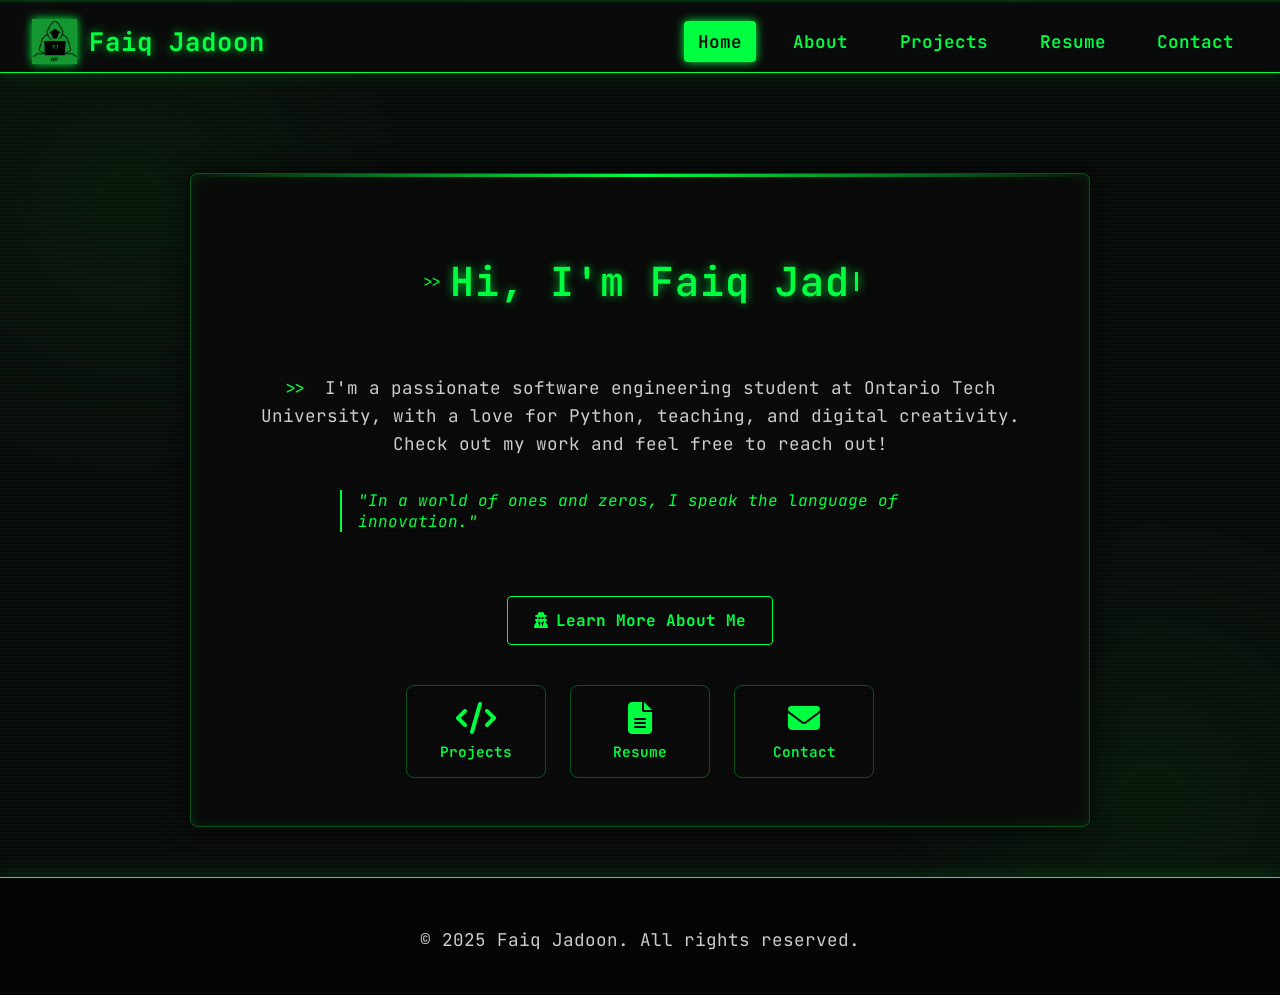
<file: index.html>
<!DOCTYPE html>
<html lang="en">
<head>
  <meta charset="UTF-8" />
  <meta name="viewport" content="width=device-width, initial-scale=1" />
  <title>Faiq Jadoon | Home</title>
  <link rel="stylesheet" href="https://cdnjs.cloudflare.com/ajax/libs/font-awesome/6.4.0/css/all.min.css" />
  <link rel="icon" type="image/png" href="logo.png">
  <link href="https://fonts.googleapis.com/css2?family=JetBrains+Mono:wght@400;600&family=Poppins:wght@400;600&display=swap" rel="stylesheet">
  <style>
    :root {
      --hacker-green: #00ff41;
      --hacker-dark: #0a0a0a;
      --hacker-darker: #050505;
      --hacker-gray: #1a1a1a;
      --accent-red: #e63946;
    }
    
    * {
      box-sizing: border-box;
    }
    
    body {
      margin: 0;
      padding: 0;
      font-family: 'JetBrains Mono', monospace;
      color: var(--hacker-green);
      background-color: var(--hacker-dark);
      background-image: 
        radial-gradient(circle at 10% 20%, rgba(0, 255, 65, 0.05) 0%, transparent 20%),
        radial-gradient(circle at 90% 80%, rgba(0, 255, 65, 0.05) 0%, transparent 20%);
      min-height: 100vh;
      position: relative;
      overflow-x: hidden;
    }
    
    body::before {
      content: "";
      position: fixed;
      top: 0;
      left: 0;
      width: 100%;
      height: 100%;
      background: 
        repeating-linear-gradient(
          0deg,
          transparent,
          transparent 2px,
          rgba(0, 255, 65, 0.03) 2px,
          rgba(0, 255, 65, 0.03) 4px
        );
      pointer-events: none;
      z-index: -1;
    }
    
    .scanline {
      position: fixed;
      top: 0;
      left: 0;
      width: 100%;
      height: 5px;
      background: linear-gradient(
        to bottom,
        rgba(0, 255, 65, 0.2),
        rgba(0, 255, 65, 0.05),
        transparent
      );
      animation: scan 8s linear infinite;
      pointer-events: none;
      z-index: 999;
    }
    
    @keyframes scan {
      0% {
        top: 0%;
      }
      100% {
        top: 100%;
      }
    }
    
    header {
      background-color: rgba(10, 10, 10, 0.9);
      padding: 1.2rem 2rem 0.5rem 2rem;
      display: flex;
      justify-content: space-between;
      align-items: center;
      border-bottom: 1px solid var(--hacker-green);
      box-shadow: 0 0 15px rgba(0, 255, 65, 0.2);
      position: sticky;
      top: 0;
      z-index: 100;
    }
    
    .logo-container {
      display: flex;
      align-items: center;
    }
    
    .logo-container img {
      height: 45px;
      margin-right: 12px;
      filter: drop-shadow(0 0 5px var(--hacker-green));
    }
    
    .logo-container h1 {
      margin: 0;
      color: var(--hacker-green);
      font-size: 1.6rem;
      text-shadow: 0 0 10px rgba(0, 255, 65, 0.7);
      letter-spacing: 1px;
    }
    
    nav {
      display: flex;
      gap: 1.5rem;
    }
    
    nav a {
      color: var(--hacker-green);
      text-decoration: none;
      font-weight: 600;
      font-size: 1.1rem;
      padding: 0.5rem 0.8rem;
      border: 1px solid transparent;
      border-radius: 4px;
      transition: all 0.3s ease;
      position: relative;
      overflow: hidden;
    }
    
    nav a::before {
      content: "";
      position: absolute;
      top: 0;
      left: -100%;
      width: 100%;
      height: 100%;
      background: linear-gradient(
        90deg,
        transparent,
        rgba(0, 255, 65, 0.2),
        transparent
      );
      transition: left 0.5s;
    }
    
    nav a:hover::before {
      left: 100%;
    }
    
    nav a:hover {
      color: var(--hacker-dark);
      background-color: var(--hacker-green);
      box-shadow: 0 0 15px var(--hacker-green);
      text-shadow: 0 0 5px rgba(0, 0, 0, 0.8);
    }
    
    .nav-active {
      color: var(--hacker-dark);
      background-color: var(--hacker-green);
      box-shadow: 0 0 10px var(--hacker-green);
    }
    
    .main-content {
      max-width: 900px;
      margin: 100px auto 50px;
      background-color: rgba(10, 10, 10, 0.85);
      backdrop-filter: blur(5px);
      border-radius: 8px;
      padding: 3rem;
      box-shadow: 
        0 0 25px rgba(0, 0, 0, 0.7),
        inset 0 0 15px rgba(0, 255, 65, 0.1);
      border: 1px solid rgba(0, 255, 65, 0.3);
      position: relative;
      overflow: hidden;
      text-align: center;
    }
    
    .main-content::before {
      content: "";
      position: absolute;
      top: 0;
      left: 0;
      width: 100%;
      height: 3px;
      background: linear-gradient(90deg, transparent, var(--hacker-green), transparent);
      animation: glow 3s infinite;
    }
    
    @keyframes glow {
      0%, 100% {
        opacity: 0.3;
      }
      50% {
        opacity: 1;
      }
    }
    
    .terminal-prompt {
      color: var(--hacker-green);
      margin-right: 0.5rem;
    }
    
    .typing-container {
      display: flex;
      align-items: center;
      justify-content: center;
      margin-bottom: 2rem;
    }
    
    .typing-text {
      font-size: 2.5rem;
      font-weight: 600;
      color: var(--hacker-green);
      text-shadow: 0 0 10px rgba(0, 255, 65, 0.7);
      letter-spacing: 1px;
    }
    
    .cursor {
      display: inline-block;
      background-color: var(--hacker-green);
      width: 3px;
      height: 1.2em;
      animation: blink 0.7s steps(1) infinite;
      vertical-align: bottom;
      margin-left: 5px;
      box-shadow: 0 0 10px var(--hacker-green);
    }
    
    @keyframes blink {
      0%, 50% { opacity: 1; }
      51%, 100% { opacity: 0; }
    }
    
    p {
      font-size: 1.1rem;
      margin-top: 1.5rem;
      color: #ccc;
      line-height: 1.6;
    }
    
    .hacker-quote {
      font-style: italic;
      color: var(--hacker-green);
      border-left: 2px solid var(--hacker-green);
      padding-left: 1rem;
      margin: 2rem auto;
      max-width: 600px;
      text-align: left;
    }
    
    .button-primary {
      background-color: transparent;
      color: var(--hacker-green);
      padding: 0.8rem 1.6rem;
      border-radius: 4px;
      text-decoration: none;
      font-weight: bold;
      display: inline-flex;
      align-items: center;
      gap: 0.5rem;
      margin-top: 2rem;
      border: 1.5px solid var(--hacker-green);
      transition: all 0.3s ease;
      position: relative;
      overflow: hidden;
    }
    
    .button-primary::before {
      content: "";
      position: absolute;
      top: 0;
      left: -100%;
      width: 100%;
      height: 100%;
      background: linear-gradient(
        90deg,
        transparent,
        rgba(0, 255, 65, 0.2),
        transparent
      );
      transition: left 0.5s;
    }
    
    .button-primary:hover::before {
      left: 100%;
    }
    
    .button-primary:hover {
      background-color: var(--hacker-green);
      color: var(--hacker-dark);
      box-shadow: 0 0 20px var(--hacker-green);
      text-shadow: 0 0 5px rgba(0, 0, 0, 0.8);
    }
    
    .quick-links {
      display: flex;
      justify-content: center;
      gap: 1.5rem;
      margin-top: 2.5rem;
      flex-wrap: wrap;
    }
    
    .quick-link {
      display: flex;
      flex-direction: column;
      align-items: center;
      text-decoration: none;
      color: var(--hacker-green);
      transition: all 0.3s ease;
      padding: 1rem;
      border-radius: 8px;
      border: 1px solid rgba(0, 255, 65, 0.3);
      width: 140px;
    }
    
    .quick-link:hover {
      transform: translateY(-5px);
      box-shadow: 0 5px 15px rgba(0, 255, 65, 0.3);
      background-color: rgba(0, 255, 65, 0.1);
    }
    
    .quick-link i {
      font-size: 2rem;
      margin-bottom: 0.5rem;
    }
    
    .quick-link span {
      font-size: 0.9rem;
      font-weight: 600;
    }
    
     footer {
      text-align: center;
      padding: 1.5rem;
      background-color: var(--hacker-darker);
      color: var(--hacker-green);
      font-size: 0.9rem;
      position: relative;
      z-index: 10;
      border-top: 1px solid var(--hacker-green);
      box-shadow: 0 -5px 15px rgba(0, 255, 65, 0.1);
    }
    
    /* Matrix Rain Effect Container */
    .matrix-container {
      position: fixed;
      top: 0;
      left: 0;
      width: 100%;
      height: 100%;
      pointer-events: none;
      z-index: -1;
      opacity: 0.1;
    }
    
    /* Responsive Design */
    @media (max-width: 768px) {
      header {
        padding: 1rem;
        flex-direction: column;
        gap: 1rem;
      }
      
      nav {
        width: 100%;
        justify-content: center;
        flex-wrap: wrap;
      }
      
      .main-content {
        margin: 60px 15px 30px;
        padding: 1.5rem;
      }
      
      .typing-text {
        font-size: 1.8rem;
      }
      
      .quick-links {
        gap: 1rem;
      }
      
      .quick-link {
        width: 120px;
        padding: 0.8rem;
      }
    }
    
    @media (max-width: 480px) {
      .logo-container h1 {
        font-size: 1.3rem;
      }
      
      nav a {
        font-size: 0.9rem;
        padding: 0.4rem 0.6rem;
      }
      
      .main-content {
        padding: 1rem;
      }
      
      .typing-text {
        font-size: 1.5rem;
      }
      
      .quick-link {
        width: 100px;
      }
      
      .quick-link i {
        font-size: 1.5rem;
      }
    }
  </style>
</head>
<body>
  <div class="scanline"></div>
  <div class="matrix-container" id="matrixRain"></div>
  
  <header>
    <div class="logo-container">
      <img src="logo.png" alt="Logo">
      <h1>Faiq Jadoon</h1>
    </div>
    <nav>
      <a href="index.html" class="nav-active">Home</a>
      <a href="about.html">About</a>
      <a href="projects.html">Projects</a>
      <a href="resume.html">Resume</a>
      <a href="contact.html">Contact</a>
    </nav>
  </header>

  <main class="main-content">
    <div class="typing-container">
      <span class="terminal-prompt">>></span>
      <h2 class="typing-text"></h2>
      <span class="cursor"></span>
    </div>
    
    <p>
      <span class="terminal-prompt">>></span> I'm a passionate software engineering student at Ontario Tech University, with a love for Python, teaching, and digital creativity. Check out my work and feel free to reach out!
    </p>
    
    <div class="hacker-quote">
      "In a world of ones and zeros, I speak the language of innovation."
    </div>

    <a href="about.html" class="button-primary">
      <i class="fas fa-user-secret"></i> Learn More About Me
    </a>
    
    <div class="quick-links">
      <a href="projects.html" class="quick-link">
        <i class="fas fa-code"></i>
        <span>Projects</span>
      </a>
      <a href="resume.html" class="quick-link">
        <i class="fas fa-file-alt"></i>
        <span>Resume</span>
      </a>
      <a href="contact.html" class="quick-link">
        <i class="fas fa-envelope"></i>
        <span>Contact</span>
      </a>
    </div>
  </main>

  <footer>
    <p>© 2025 Faiq Jadoon. All rights reserved.</p>
  </footer>

  <script>
    // Typing effect
    const text = "Hi, I'm Faiq Jadoon";
    let index = 0;

    function typeEffect() {
      if (index < text.length) {
        document.querySelector(".typing-text").innerHTML += text.charAt(index);
        index++;
        setTimeout(typeEffect, 100);
      }
    }

    // Simple matrix rain effect
    function createMatrixRain() {
      const container = document.getElementById('matrixRain');
      const characters = '01アイウエオカキクケコサシスセソタチツテトナニヌネノハヒフヘホマミムメモヤユヨラリルレロワヲン';
      
      for (let i = 0; i < 50; i++) {
        const drop = document.createElement('div');
        drop.style.position = 'absolute';
        drop.style.left = Math.random() * 100 + 'vw';
        drop.style.top = Math.random() * -100 + 'px';
        drop.style.color = 'var(--hacker-green)';
        drop.style.fontSize = (Math.random() * 14 + 10) + 'px';
        drop.style.opacity = Math.random() * 0.5 + 0.1;
        drop.style.animation = `fall ${Math.random() * 10 + 5}s linear infinite`;
        drop.style.animationDelay = Math.random() * 5 + 's';
        drop.textContent = characters.charAt(Math.floor(Math.random() * characters.length));
        container.appendChild(drop);
      }
      
      // Add animation keyframes
      const style = document.createElement('style');
      style.textContent = `
        @keyframes fall {
          to {
            top: 100vh;
          }
        }
      `;
      document.head.appendChild(style);
    }

    window.onload = function() {
      typeEffect();
      createMatrixRain();
    };
  </script>
</body>
</html>
</file>
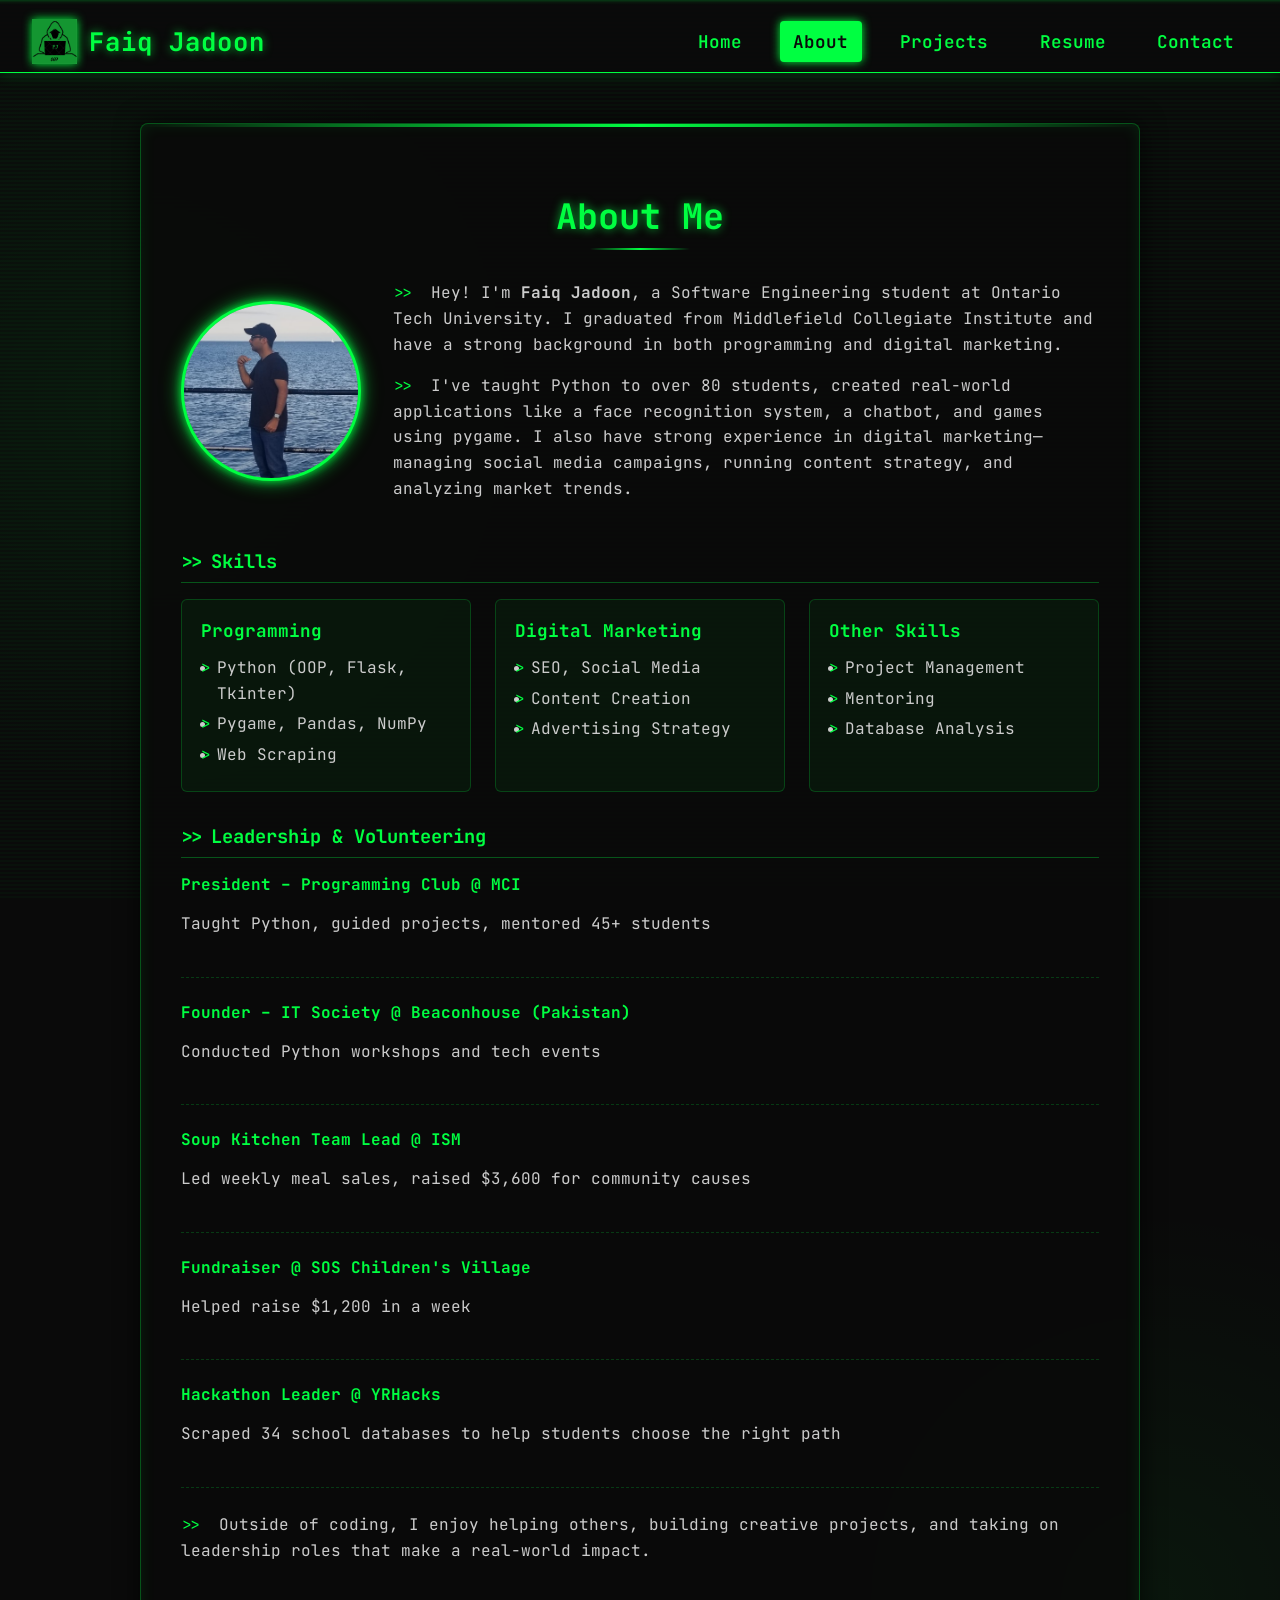
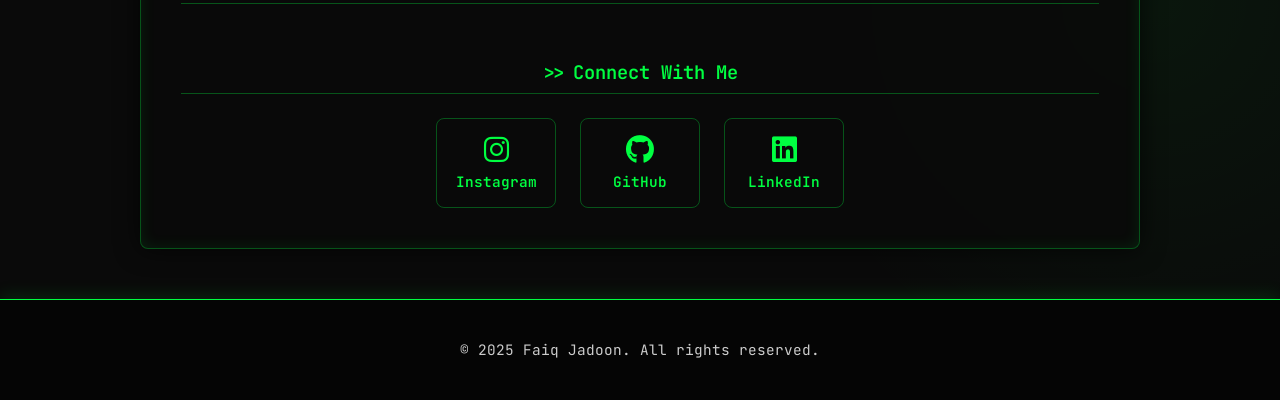
<file: about.html>
<!DOCTYPE html>
<html lang="en">
<head>
  <meta charset="UTF-8" />
  <meta name="viewport" content="width=device-width, initial-scale=1" />
  <title>About | Faiq Jadoon</title>
  <link rel="stylesheet" href="https://cdnjs.cloudflare.com/ajax/libs/font-awesome/6.4.0/css/all.min.css" />
  <link rel="icon" type="image/png" href="logo.png">
  <link href="https://fonts.googleapis.com/css2?family=JetBrains+Mono:wght@400;600&family=Poppins:wght@400;600&display=swap" rel="stylesheet">
  <style>
    :root {
      --hacker-green: #00ff41;
      --hacker-dark: #0a0a0a;
      --hacker-darker: #050505;
      --hacker-gray: #1a1a1a;
      --accent-red: #e63946;
    }
    
    * {
      box-sizing: border-box;
    }
    
    body {
      margin: 0;
      padding: 0;
      font-family: 'JetBrains Mono', monospace;
      color: var(--hacker-green);
      background-color: var(--hacker-dark);
      background-image: 
        radial-gradient(circle at 10% 20%, rgba(0, 255, 65, 0.05) 0%, transparent 20%),
        radial-gradient(circle at 90% 80%, rgba(0, 255, 65, 0.05) 0%, transparent 20%);
      min-height: 100vh;
      position: relative;
      overflow-x: hidden;
    }
    
    body::before {
      content: "";
      position: fixed;
      top: 0;
      left: 0;
      width: 100%;
      height: 100%;
      background: 
        repeating-linear-gradient(
          0deg,
          transparent,
          transparent 2px,
          rgba(0, 255, 65, 0.03) 2px,
          rgba(0, 255, 65, 0.03) 4px
        );
      pointer-events: none;
      z-index: -1;
    }
    
    .scanline {
      position: fixed;
      top: 0;
      left: 0;
      width: 100%;
      height: 5px;
      background: linear-gradient(
        to bottom,
        rgba(0, 255, 65, 0.2),
        rgba(0, 255, 65, 0.05),
        transparent
      );
      animation: scan 8s linear infinite;
      pointer-events: none;
      z-index: 999;
    }
    
    @keyframes scan {
      0% {
        top: 0%;
      }
      100% {
        top: 100%;
      }
    }
    
    header {
      background-color: rgba(10, 10, 10, 0.9);
      padding: 1.2rem 2rem 0.5rem 2rem;
      display: flex;
      justify-content: space-between;
      align-items: center;
      border-bottom: 1px solid var(--hacker-green);
      box-shadow: 0 0 15px rgba(0, 255, 65, 0.2);
      position: sticky;
      top: 0;
      z-index: 100;
    }
    
    .logo-container {
      display: flex;
      align-items: center;
    }
    
    .logo-container img {
      height: 45px;
      margin-right: 12px;
      filter: drop-shadow(0 0 5px var(--hacker-green));
    }
    
    .logo-container h1 {
      margin: 0;
      color: var(--hacker-green);
      font-size: 1.6rem;
      text-shadow: 0 0 10px rgba(0, 255, 65, 0.7);
      letter-spacing: 1px;
    }
    
    nav {
      display: flex;
      gap: 1.5rem;
    }
    
    nav a {
      color: var(--hacker-green);
      text-decoration: none;
      font-weight: 600;
      font-size: 1.1rem;
      padding: 0.5rem 0.8rem;
      border: 1px solid transparent;
      border-radius: 4px;
      transition: all 0.3s ease;
      position: relative;
      overflow: hidden;
    }
    
    nav a::before {
      content: "";
      position: absolute;
      top: 0;
      left: -100%;
      width: 100%;
      height: 100%;
      background: linear-gradient(
        90deg,
        transparent,
        rgba(0, 255, 65, 0.2),
        transparent
      );
      transition: left 0.5s;
    }
    
    nav a:hover::before {
      left: 100%;
    }
    
    nav a:hover {
      color: var(--hacker-dark);
      background-color: var(--hacker-green);
      box-shadow: 0 0 15px var(--hacker-green);
      text-shadow: 0 0 5px rgba(0, 0, 0, 0.8);
    }
    
    .nav-active {
      color: var(--hacker-dark);
      background-color: var(--hacker-green);
      box-shadow: 0 0 10px var(--hacker-green);
    }
    
    .main-content {
      max-width: 1000px;
      margin: 50px auto;
      background-color: rgba(10, 10, 10, 0.85);
      backdrop-filter: blur(5px);
      border-radius: 8px;
      padding: 2.5rem;
      box-shadow: 
        0 0 25px rgba(0, 0, 0, 0.7),
        inset 0 0 15px rgba(0, 255, 65, 0.1);
      border: 1px solid rgba(0, 255, 65, 0.3);
      position: relative;
      overflow: hidden;
    }
    
    .main-content::before {
      content: "";
      position: absolute;
      top: 0;
      left: 0;
      width: 100%;
      height: 3px;
      background: linear-gradient(90deg, transparent, var(--hacker-green), transparent);
      animation: glow 3s infinite;
    }
    
    @keyframes glow {
      0%, 100% {
        opacity: 0.3;
      }
      50% {
        opacity: 1;
      }
    }
    
    h2 {
      color: var(--hacker-green);
      text-align: center;
      font-size: 2.2rem;
      margin-bottom: 1.5rem;
      text-shadow: 0 0 10px rgba(0, 255, 65, 0.7);
      position: relative;
    }
    
    h2::after {
      content: "";
      position: absolute;
      bottom: -10px;
      left: 50%;
      transform: translateX(-50%);
      width: 100px;
      height: 2px;
      background: linear-gradient(90deg, transparent, var(--hacker-green), transparent);
    }
    
    h3 {
      color: var(--hacker-green);
      margin-top: 2rem;
      margin-bottom: 1rem;
      padding-bottom: 0.5rem;
      border-bottom: 1px solid rgba(0, 255, 65, 0.3);
      position: relative;
    }
    
    h3::before {
      content: ">>";
      color: var(--hacker-green);
      margin-right: 0.5rem;
    }
    
    .profile-section {
      display: flex;
      align-items: center;
      gap: 2rem;
      margin-bottom: 2rem;
      flex-wrap: wrap;
    }
    
    .profile-pic {
      width: 180px;
      height: 180px;
      border-radius: 50%;
      object-fit: cover;
      border: 3px solid var(--hacker-green);
      box-shadow: 0 0 20px rgba(0, 255, 65, 0.3);
      filter: drop-shadow(0 0 5px var(--hacker-green));
      transition: transform 0.3s ease, box-shadow 0.3s ease;
    }
    
    .profile-pic:hover {
      transform: scale(1.05);
      box-shadow: 0 0 30px rgba(0, 255, 65, 0.5);
    }
    
    .profile-text {
      flex: 1;
      min-width: 300px;
    }
    
    .terminal-prompt {
      color: var(--hacker-green);
      margin-right: 0.5rem;
    }
    
    p, ul {
      line-height: 1.6;
      color: #ccc;
    }
    
    ul {
      padding-left: 1.2rem;
    }
    
    li {
      margin-bottom: 0.5rem;
      position: relative;
    }
    
    li::before {
      content: ">";
      color: var(--hacker-green);
      position: absolute;
      left: -1rem;
    }
    
    .skills-grid {
      display: grid;
      grid-template-columns: repeat(auto-fit, minmax(250px, 1fr));
      gap: 1.5rem;
      margin-top: 1rem;
    }
    
    .skill-category {
      background-color: rgba(0, 255, 65, 0.05);
      padding: 1.2rem;
      border-radius: 6px;
      border: 1px solid rgba(0, 255, 65, 0.2);
    }
    
    .skill-category h4 {
      color: var(--hacker-green);
      margin-top: 0;
      margin-bottom: 0.8rem;
      font-size: 1.1rem;
    }
    
    .skill-category ul {
      padding-left: 1rem;
      margin: 0;
    }
    
    .skill-category li {
      margin-bottom: 0.3rem;
    }
    
    .leadership-item {
      margin-bottom: 1.5rem;
      padding-bottom: 1.5rem;
      border-bottom: 1px dashed rgba(0, 255, 65, 0.2);
    }
    
    .leadership-item:last-child {
      border-bottom: none;
    }
    
    .item-title {
      font-weight: bold;
      color: var(--hacker-green);
      margin-bottom: 0.3rem;
    }
    
    .item-description {
      color: #ccc;
    }
    
    .social-section {
      margin-top: 2.5rem;
      padding-top: 1.5rem;
      border-top: 1px solid rgba(0, 255, 65, 0.3);
      text-align: center;
    }
    
    .social-title {
      margin-bottom: 1.5rem;
      color: var(--hacker-green);
      font-weight: 600;
    }
    
    .social-links {
      display: flex;
      justify-content: center;
      gap: 1.5rem;
      flex-wrap: wrap;
    }
    
    .social-link {
      display: flex;
      flex-direction: column;
      align-items: center;
      text-decoration: none;
      color: var(--hacker-green);
      transition: all 0.3s ease;
      padding: 1rem;
      border-radius: 8px;
      border: 1px solid rgba(0, 255, 65, 0.3);
      width: 120px;
    }
    
    .social-link:hover {
      transform: translateY(-5px);
      box-shadow: 0 5px 15px rgba(0, 255, 65, 0.3);
      background-color: rgba(0, 255, 65, 0.1);
    }
    
    .social-link i {
      font-size: 1.8rem;
      margin-bottom: 0.5rem;
    }
    
    .social-link span {
      font-size: 0.9rem;
      font-weight: 600;
    }
    
    footer {
      text-align: center;
      padding: 1.5rem;
      background-color: var(--hacker-darker);
      color: var(--hacker-green);
      font-size: 0.9rem;
      position: relative;
      z-index: 10;
      border-top: 1px solid var(--hacker-green);
      box-shadow: 0 -5px 15px rgba(0, 255, 65, 0.1);
    }
    
    /* Responsive Design */
    @media (max-width: 768px) {
      header {
        padding: 1rem;
        flex-direction: column;
        gap: 1rem;
      }
      
      nav {
        width: 100%;
        justify-content: center;
        flex-wrap: wrap;
      }
      
      .main-content {
        margin: 30px 15px;
        padding: 1.5rem;
      }
      
      h2 {
        font-size: 1.8rem;
      }
      
      .profile-section {
        flex-direction: column;
        text-align: center;
      }
      
      .skills-grid {
        grid-template-columns: 1fr;
      }
      
      .social-links {
        gap: 1rem;
      }
      
      .social-link {
        width: 100px;
        padding: 0.8rem;
      }
    }
    
    @media (max-width: 480px) {
      .logo-container h1 {
        font-size: 1.3rem;
      }
      
      nav a {
        font-size: 0.9rem;
        padding: 0.4rem 0.6rem;
      }
      
      .main-content {
        padding: 1rem;
      }
      
      h2 {
        font-size: 1.5rem;
      }
      
      .profile-pic {
        width: 150px;
        height: 150px;
      }
      
      .social-link {
        width: 90px;
      }
      
      .social-link i {
        font-size: 1.5rem;
      }
    }
  </style>
</head>
<body>
  <div class="scanline"></div>
  
  <header>
    <div class="logo-container">
      <img src="logo.png" alt="Logo">
      <h1>Faiq Jadoon</h1>
    </div>
    <nav>
      <a href="index.html">Home</a>
      <a href="about.html" class="nav-active">About</a>
      <a href="projects.html">Projects</a>
      <a href="resume.html">Resume</a>
      <a href="contact.html">Contact</a>
    </nav>
  </header>

  <main class="main-content">
    <h2>About Me</h2>
    
    <div class="profile-section">
      <img src="my-photo.jpg" alt="Faiq Jadoon" class="profile-pic" />
      <div class="profile-text">
        <p><span class="terminal-prompt">>></span> Hey! I'm <strong>Faiq Jadoon</strong>, a Software Engineering student at Ontario Tech University. I graduated from Middlefield Collegiate Institute and have a strong background in both programming and digital marketing.</p>
        
        <p><span class="terminal-prompt">>></span> I've taught Python to over 80 students, created real-world applications like a face recognition system, a chatbot, and games using pygame. I also have strong experience in digital marketing—managing social media campaigns, running content strategy, and analyzing market trends.</p>
      </div>
    </div>

    <h3>Skills</h3>
    <div class="skills-grid">
      <div class="skill-category">
        <h4>Programming</h4>
        <ul>
          <li>Python (OOP, Flask, Tkinter)</li>
          <li>Pygame, Pandas, NumPy</li>
          <li>Web Scraping</li>
        </ul>
      </div>
      
      <div class="skill-category">
        <h4>Digital Marketing</h4>
        <ul>
          <li>SEO, Social Media</li>
          <li>Content Creation</li>
          <li>Advertising Strategy</li>
        </ul>
      </div>
      
      <div class="skill-category">
        <h4>Other Skills</h4>
        <ul>
          <li>Project Management</li>
          <li>Mentoring</li>
          <li>Database Analysis</li>
        </ul>
      </div>
    </div>

    <h3>Leadership & Volunteering</h3>
    <div class="leadership-item">
      <div class="item-title">President – Programming Club @ MCI</div>
      <p class="item-description">Taught Python, guided projects, mentored 45+ students</p>
    </div>
    
    <div class="leadership-item">
      <div class="item-title">Founder – IT Society @ Beaconhouse (Pakistan)</div>
      <p class="item-description">Conducted Python workshops and tech events</p>
    </div>
    
    <div class="leadership-item">
      <div class="item-title">Soup Kitchen Team Lead @ ISM</div>
      <p class="item-description">Led weekly meal sales, raised $3,600 for community causes</p>
    </div>
    
    <div class="leadership-item">
      <div class="item-title">Fundraiser @ SOS Children's Village</div>
      <p class="item-description">Helped raise $1,200 in a week</p>
    </div>
    
    <div class="leadership-item">
      <div class="item-title">Hackathon Leader @ YRHacks</div>
      <p class="item-description">Scraped 34 school databases to help students choose the right path</p>
    </div>

    <p><span class="terminal-prompt">>></span> Outside of coding, I enjoy helping others, building creative projects, and taking on leadership roles that make a real-world impact.</p>

    <div class="social-section">
      <h3 class="social-title">Connect With Me</h3>
      <div class="social-links">
        <a href="https://instagram.com/jadoon_faiq" class="social-link" target="_blank">
          <i class="fab fa-instagram"></i>
          <span>Instagram</span>
        </a>
        <a href="https://github.com/faiqjadoon26" class="social-link" target="_blank">
          <i class="fab fa-github"></i>
          <span>GitHub</span>
        </a>
        <a href="https://www.linkedin.com/in/faiq-jadoon-079983343/" class="social-link" target="_blank">
          <i class="fab fa-linkedin"></i>
          <span>LinkedIn</span>
        </a>
      </div>
    </div>
  </main>

  <footer>
    <p>© 2025 Faiq Jadoon. All rights reserved.</p>
  </footer>
</body>
</html>
</file>
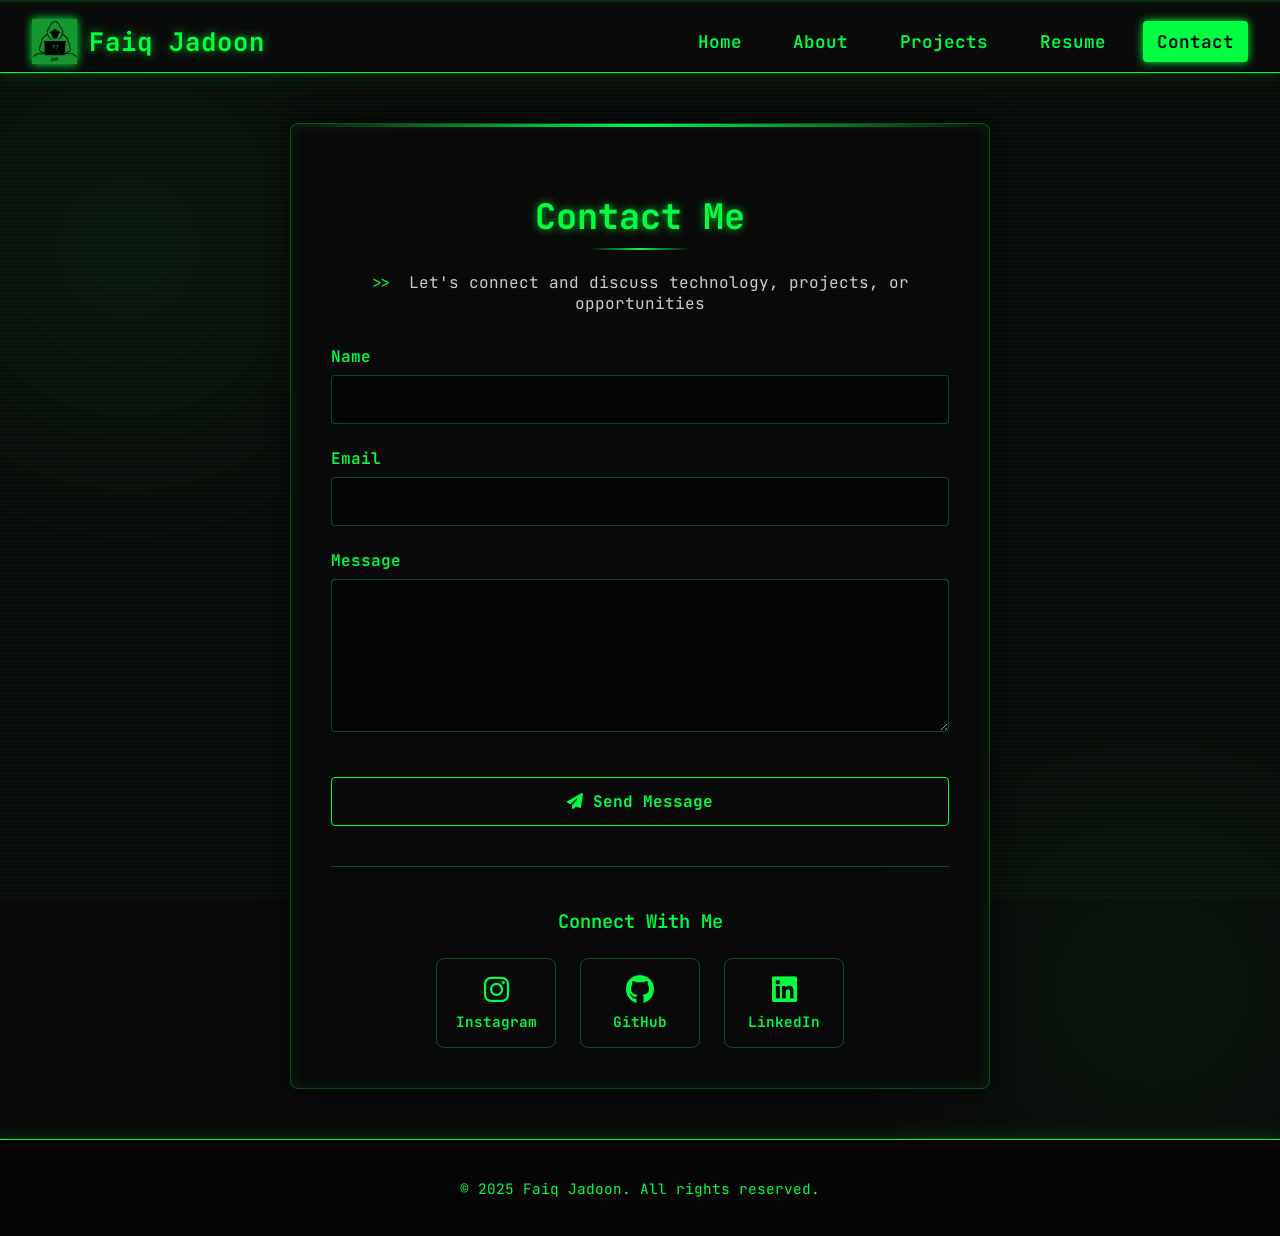
<file: contact.html>
<!DOCTYPE html>
<html lang="en">
<head>
  <meta charset="UTF-8" />
  <meta name="viewport" content="width=device-width, initial-scale=1" />
  <title>Contact | Faiq Jadoon</title>
  <link rel="stylesheet" href="https://cdnjs.cloudflare.com/ajax/libs/font-awesome/6.4.0/css/all.min.css" />
  <link rel="icon" type="image/png" href="logo.png">
  <link href="https://fonts.googleapis.com/css2?family=JetBrains+Mono:wght@400;600&family=Poppins:wght@400;600&display=swap" rel="stylesheet">
  <style>
    :root {
      --hacker-green: #00ff41;
      --hacker-dark: #0a0a0a;
      --hacker-darker: #050505;
      --hacker-gray: #1a1a1a;
      --accent-red: #e63946;
    }
    
    * {
      box-sizing: border-box;
    }
    
    body {
      margin: 0;
      padding: 0;
      font-family: 'JetBrains Mono', monospace;
      color: var(--hacker-green);
      background-color: var(--hacker-dark);
      background-image: 
        radial-gradient(circle at 10% 20%, rgba(0, 255, 65, 0.05) 0%, transparent 20%),
        radial-gradient(circle at 90% 80%, rgba(0, 255, 65, 0.05) 0%, transparent 20%);
      min-height: 100vh;
      position: relative;
      overflow-x: hidden;
    }
    
    body::before {
      content: "";
      position: fixed;
      top: 0;
      left: 0;
      width: 100%;
      height: 100%;
      background: 
        repeating-linear-gradient(
          0deg,
          transparent,
          transparent 2px,
          rgba(0, 255, 65, 0.03) 2px,
          rgba(0, 255, 65, 0.03) 4px
        );
      pointer-events: none;
      z-index: -1;
    }
    
    .scanline {
      position: fixed;
      top: 0;
      left: 0;
      width: 100%;
      height: 5px;
      background: linear-gradient(
        to bottom,
        rgba(0, 255, 65, 0.2),
        rgba(0, 255, 65, 0.05),
        transparent
      );
      animation: scan 8s linear infinite;
      pointer-events: none;
      z-index: 999;
    }
    
    @keyframes scan {
      0% {
        top: 0%;
      }
      100% {
        top: 100%;
      }
    }
    
    header {
      background-color: rgba(10, 10, 10, 0.9);
      padding: 1.2rem 2rem 0.5rem 2rem;
      display: flex;
      justify-content: space-between;
      align-items: center;
      border-bottom: 1px solid var(--hacker-green);
      box-shadow: 0 0 15px rgba(0, 255, 65, 0.2);
      position: sticky;
      top: 0;
      z-index: 100;
    }
    
    .logo-container {
      display: flex;
      align-items: center;
    }
    
    .logo-container img {
      height: 45px;
      margin-right: 12px;
      filter: drop-shadow(0 0 5px var(--hacker-green));
    }
    
    .logo-container h1 {
      margin: 0;
      color: var(--hacker-green);
      font-size: 1.6rem;
      text-shadow: 0 0 10px rgba(0, 255, 65, 0.7);
      letter-spacing: 1px;
    }
    
    nav {
      display: flex;
      gap: 1.5rem;
    }
    
    nav a {
      color: var(--hacker-green);
      text-decoration: none;
      font-weight: 600;
      font-size: 1.1rem;
      padding: 0.5rem 0.8rem;
      border: 1px solid transparent;
      border-radius: 4px;
      transition: all 0.3s ease;
      position: relative;
      overflow: hidden;
    }
    
    nav a::before {
      content: "";
      position: absolute;
      top: 0;
      left: -100%;
      width: 100%;
      height: 100%;
      background: linear-gradient(
        90deg,
        transparent,
        rgba(0, 255, 65, 0.2),
        transparent
      );
      transition: left 0.5s;
    }
    
    nav a:hover::before {
      left: 100%;
    }
    
    nav a:hover {
      color: var(--hacker-dark);
      background-color: var(--hacker-green);
      box-shadow: 0 0 15px var(--hacker-green);
      text-shadow: 0 0 5px rgba(0, 0, 0, 0.8);
    }
    
    .nav-active {
      color: var(--hacker-dark);
      background-color: var(--hacker-green);
      box-shadow: 0 0 10px var(--hacker-green);
    }
    
    .main-content {
      max-width: 700px;
      margin: 50px auto;
      background-color: rgba(10, 10, 10, 0.85);
      backdrop-filter: blur(5px);
      border-radius: 8px;
      padding: 2.5rem;
      box-shadow: 
        0 0 25px rgba(0, 0, 0, 0.7),
        inset 0 0 15px rgba(0, 255, 65, 0.1);
      border: 1px solid rgba(0, 255, 65, 0.3);
      position: relative;
      overflow: hidden;
    }
    
    .main-content::before {
      content: "";
      position: absolute;
      top: 0;
      left: 0;
      width: 100%;
      height: 3px;
      background: linear-gradient(90deg, transparent, var(--hacker-green), transparent);
      animation: glow 3s infinite;
    }
    
    @keyframes glow {
      0%, 100% {
        opacity: 0.3;
      }
      50% {
        opacity: 1;
      }
    }
    
    h2 {
      color: var(--hacker-green);
      text-align: center;
      margin-bottom: 2rem;
      font-size: 2.2rem;
      text-shadow: 0 0 10px rgba(0, 255, 65, 0.7);
      position: relative;
    }
    
    h2::after {
      content: "";
      position: absolute;
      bottom: -10px;
      left: 50%;
      transform: translateX(-50%);
      width: 100px;
      height: 2px;
      background: linear-gradient(90deg, transparent, var(--hacker-green), transparent);
    }
    
    .contact-subtitle {
      text-align: center;
      margin-bottom: 2rem;
      color: #ccc;
    }
    
    .terminal-prompt {
      color: var(--hacker-green);
      margin-right: 0.5rem;
    }
    
    form {
      display: flex;
      flex-direction: column;
    }
    
    .form-group {
      margin-bottom: 1.5rem;
      position: relative;
    }
    
    label {
      display: block;
      margin-bottom: 0.5rem;
      font-weight: 600;
      color: var(--hacker-green);
    }
    
    .input-container {
      position: relative;
    }
    
    input, textarea {
      width: 100%;
      padding: 0.8rem 1rem;
      border: 1px solid rgba(0, 255, 65, 0.3);
      border-radius: 4px;
      font-size: 1rem;
      font-family: 'JetBrains Mono', monospace;
      background-color: rgba(0, 0, 0, 0.5);
      color: var(--hacker-green);
      transition: all 0.3s ease;
    }
    
    input:focus, textarea:focus {
      outline: none;
      border-color: var(--hacker-green);
      box-shadow: 0 0 10px rgba(0, 255, 65, 0.3);
    }
    
    .input-highlight {
      position: absolute;
      bottom: 0;
      left: 0;
      width: 0;
      height: 2px;
      background-color: var(--hacker-green);
      transition: width 0.3s ease;
    }
    
    input:focus ~ .input-highlight,
    textarea:focus ~ .input-highlight {
      width: 100%;
    }
    
    button {
      background-color: transparent;
      color: var(--hacker-green);
      padding: 0.8rem 1.5rem;
      border: 1.5px solid var(--hacker-green);
      border-radius: 4px;
      font-weight: bold;
      font-size: 1rem;
      cursor: pointer;
      transition: all 0.3s ease;
      font-family: 'JetBrains Mono', monospace;
      position: relative;
      overflow: hidden;
      margin-top: 1rem;
    }
    
    button::before {
      content: "";
      position: absolute;
      top: 0;
      left: -100%;
      width: 100%;
      height: 100%;
      background: linear-gradient(
        90deg,
        transparent,
        rgba(0, 255, 65, 0.2),
        transparent
      );
      transition: left 0.5s;
    }
    
    button:hover::before {
      left: 100%;
    }
    
    button:hover {
      background-color: var(--hacker-green);
      color: var(--hacker-dark);
      box-shadow: 0 0 20px var(--hacker-green);
    }
    
    .social-section {
      margin-top: 2.5rem;
      padding-top: 1.5rem;
      border-top: 1px solid rgba(0, 255, 65, 0.3);
    }
    
    .social-title {
      text-align: center;
      margin-bottom: 1.5rem;
      color: var(--hacker-green);
      font-weight: 600;
    }
    
    .social-links {
      display: flex;
      justify-content: center;
      gap: 1.5rem;
      flex-wrap: wrap;
    }
    
    .social-link {
      display: flex;
      flex-direction: column;
      align-items: center;
      text-decoration: none;
      color: var(--hacker-green);
      transition: all 0.3s ease;
      padding: 1rem;
      border-radius: 8px;
      border: 1px solid rgba(0, 255, 65, 0.3);
      width: 120px;
    }
    
    .social-link:hover {
      transform: translateY(-5px);
      box-shadow: 0 5px 15px rgba(0, 255, 65, 0.3);
      background-color: rgba(0, 255, 65, 0.1);
    }
    
    .social-link i {
      font-size: 1.8rem;
      margin-bottom: 0.5rem;
    }
    
    .social-link span {
      font-size: 0.9rem;
      font-weight: 600;
    }
    
    footer {
      text-align: center;
      padding: 1.5rem;
      background-color: var(--hacker-darker);
      color: var(--hacker-green);
      font-size: 0.9rem;
      position: relative;
      z-index: 10;
      border-top: 1px solid var(--hacker-green);
      box-shadow: 0 -5px 15px rgba(0, 255, 65, 0.1);
    }
    
    /* Status message styling */
    .status-message {
      padding: 0.8rem;
      border-radius: 4px;
      margin-bottom: 1.5rem;
      text-align: center;
      display: none;
    }
    
    .status-success {
      background-color: rgba(0, 255, 65, 0.1);
      border: 1px solid var(--hacker-green);
      color: var(--hacker-green);
    }
    
    .status-error {
      background-color: rgba(230, 57, 70, 0.1);
      border: 1px solid var(--accent-red);
      color: var(--accent-red);
    }
    
    /* Responsive Design */
    @media (max-width: 768px) {
      header {
        padding: 1rem;
        flex-direction: column;
        gap: 1rem;
      }
      
      nav {
        width: 100%;
        justify-content: center;
        flex-wrap: wrap;
      }
      
      .main-content {
        margin: 30px 15px;
        padding: 1.5rem;
      }
      
      h2 {
        font-size: 1.8rem;
      }
      
      .social-links {
        gap: 1rem;
      }
      
      .social-link {
        width: 100px;
        padding: 0.8rem;
      }
    }
    
    @media (max-width: 480px) {
      .logo-container h1 {
        font-size: 1.3rem;
      }
      
      nav a {
        font-size: 0.9rem;
        padding: 0.4rem 0.6rem;
      }
      
      .main-content {
        padding: 1rem;
      }
      
      h2 {
        font-size: 1.5rem;
      }
      
      .social-link {
        width: 90px;
      }
      
      .social-link i {
        font-size: 1.5rem;
      }
    }
  </style>
</head>
<body>
  <div class="scanline"></div>
  
  <header>
    <div class="logo-container">
      <img src="logo.png" alt="Logo">
      <h1>Faiq Jadoon</h1>
    </div>
    <nav>
      <a href="index.html">Home</a>
      <a href="about.html">About</a>
      <a href="projects.html">Projects</a>
      <a href="resume.html">Resume</a>
      <a href="contact.html" class="nav-active">Contact</a>
    </nav>
  </header>

  <main class="main-content">
    <h2>Contact Me</h2>
    
    <p class="contact-subtitle">
      <span class="terminal-prompt">>></span> Let's connect and discuss technology, projects, or opportunities
    </p>
    
    <div id="statusMessage" class="status-message"></div>
    
    <form id="contactForm" action="https://formspree.io/f/xqalzvan" method="POST">
      <div class="form-group">
        <label for="name">Name</label>
        <div class="input-container">
          <input type="text" name="name" id="name" required />
          <div class="input-highlight"></div>
        </div>
      </div>
      
      <div class="form-group">
        <label for="email">Email</label>
        <div class="input-container">
          <input type="email" name="email" id="email" required />
          <div class="input-highlight"></div>
        </div>
      </div>
      
      <div class="form-group">
        <label for="message">Message</label>
        <div class="input-container">
          <textarea name="message" id="message" rows="6" required></textarea>
          <div class="input-highlight"></div>
        </div>
      </div>

      <button type="submit">
        <i class="fas fa-paper-plane"></i> Send Message
      </button>
    </form>

    <div class="social-section">
      <h3 class="social-title">Connect With Me</h3>
      <div class="social-links">
        <a href="https://instagram.com/jadoon_faiq" class="social-link" target="_blank">
          <i class="fab fa-instagram"></i>
          <span>Instagram</span>
        </a>
        <a href="https://github.com/faiqjadoon26" class="social-link" target="_blank">
          <i class="fab fa-github"></i>
          <span>GitHub</span>
        </a>
        <a href="https://www.linkedin.com/in/faiq-jadoon-079983343/" class="social-link" target="_blank">
          <i class="fab fa-linkedin"></i>
          <span>LinkedIn</span>
        </a>
      </div>
    </div>
  </main>

  <footer>
    <p>© 2025 Faiq Jadoon. All rights reserved.</p>
  </footer>

  <script>
    // Form submission handling
    document.getElementById('contactForm').addEventListener('submit', function(e) {
      e.preventDefault();
      
      const form = e.target;
      const formData = new FormData(form);
      const statusMessage = document.getElementById('statusMessage');
      
      // Show loading state
      const submitButton = form.querySelector('button[type="submit"]');
      const originalText = submitButton.innerHTML;
      submitButton.innerHTML = '<i class="fas fa-spinner fa-spin"></i> Sending...';
      submitButton.disabled = true;
      
      // Send form data
      fetch(form.action, {
        method: 'POST',
        body: formData,
        headers: {
          'Accept': 'application/json'
        }
      })
      .then(response => {
        if (response.ok) {
          // Success
          statusMessage.textContent = 'Message sent successfully! I\'ll get back to you soon.';
          statusMessage.className = 'status-message status-success';
          statusMessage.style.display = 'block';
          form.reset();
        } else {
          // Error
          throw new Error('Form submission failed');
        }
      })
      .catch(error => {
        // Network error
        statusMessage.textContent = 'There was an error sending your message. Please try again or contact me directly via social media.';
        statusMessage.className = 'status-message status-error';
        statusMessage.style.display = 'block';
      })
      .finally(() => {
        // Reset button state
        submitButton.innerHTML = originalText;
        submitButton.disabled = false;
        
        // Hide status message after 5 seconds
        setTimeout(() => {
          statusMessage.style.display = 'none';
        }, 5000);
      });
    });
  </script>
</body>
</html>
</file>
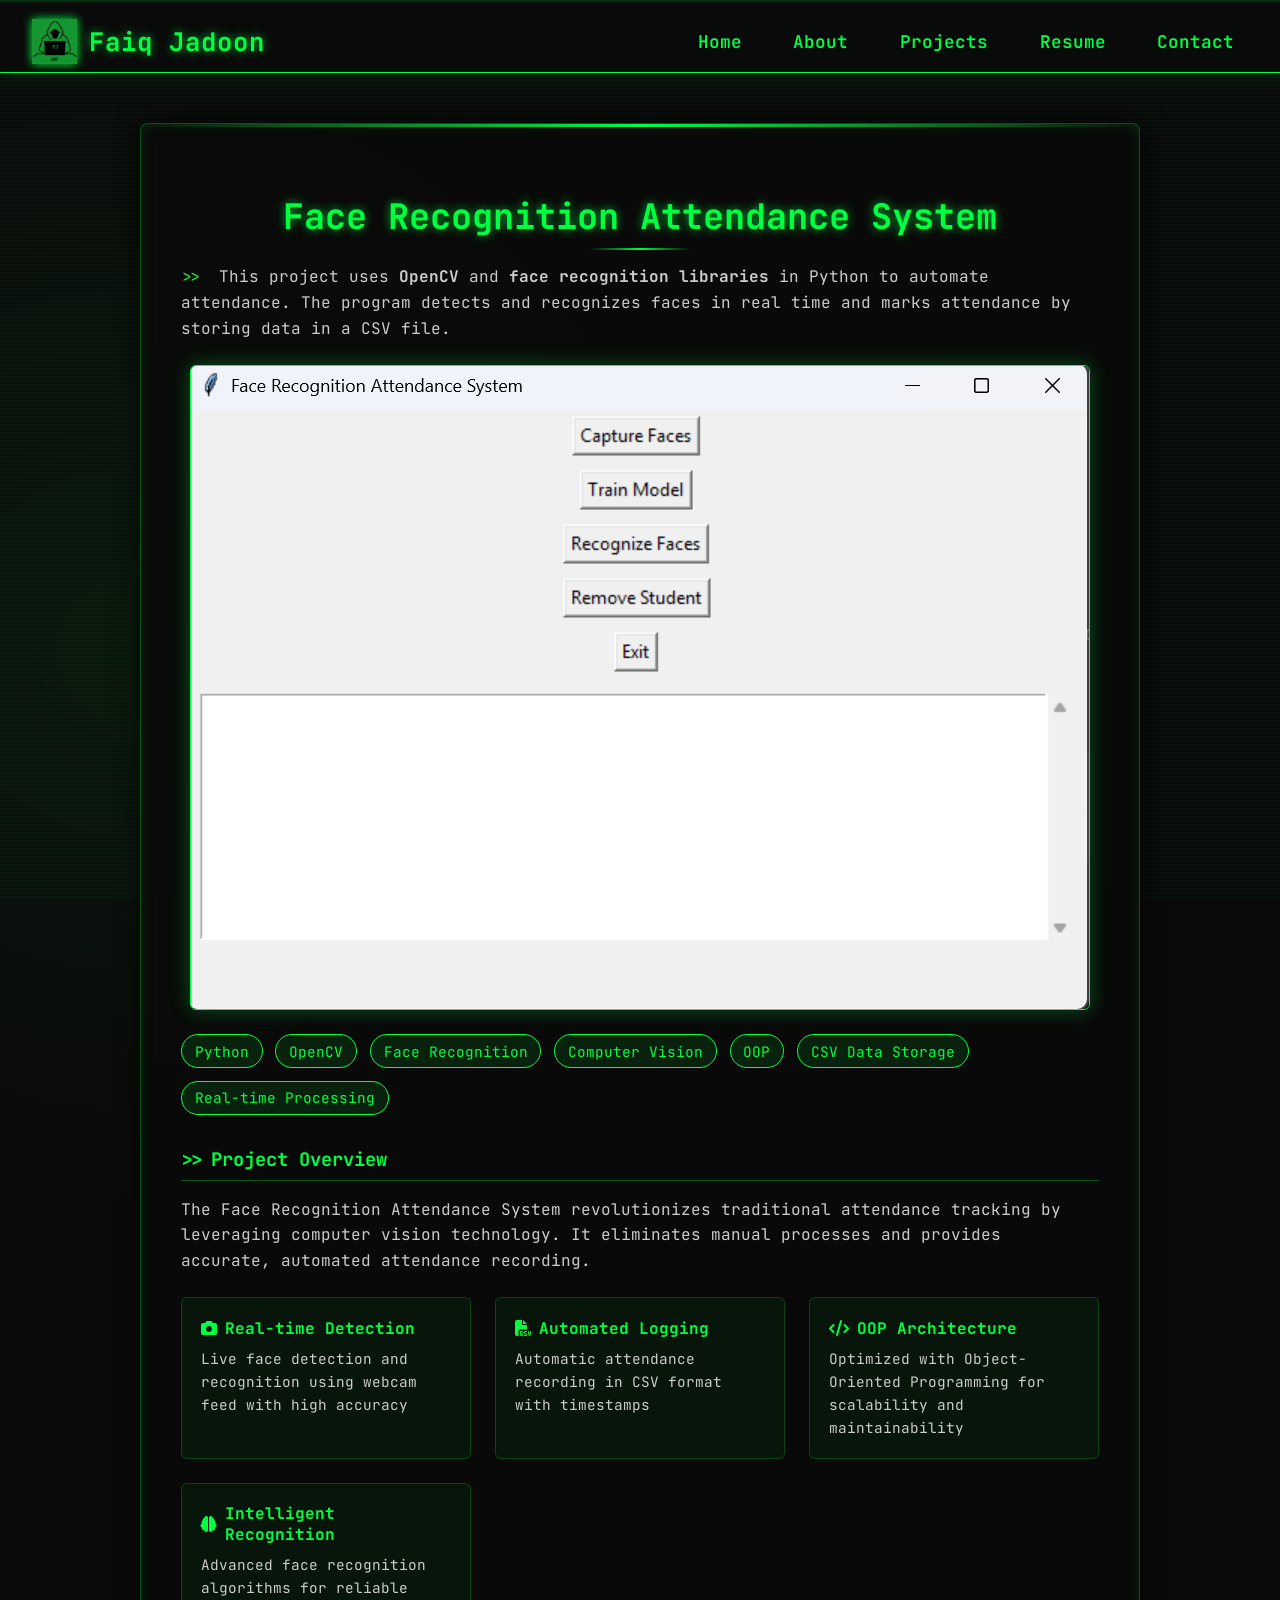
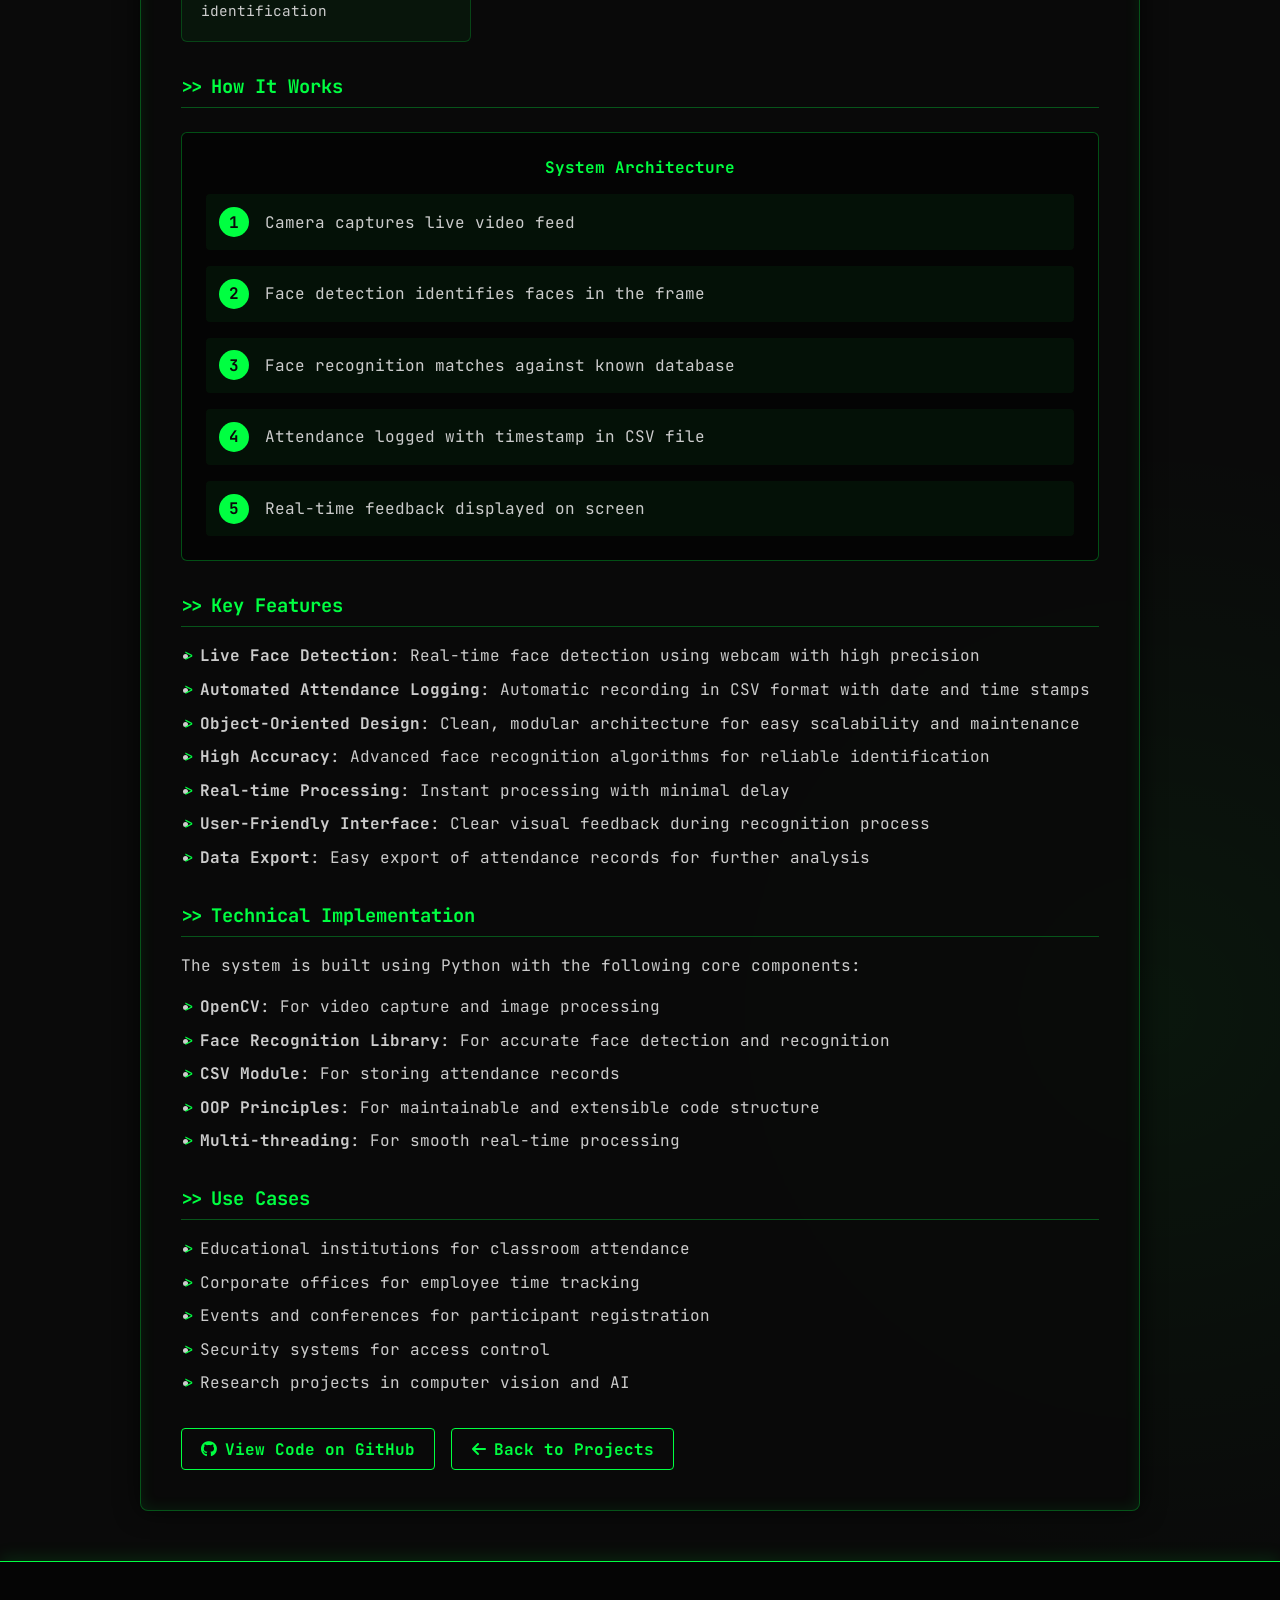
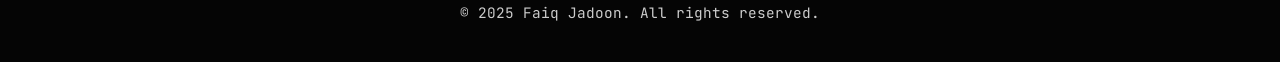
<file: face-recognition.html>
<!DOCTYPE html>
<html lang="en">
<head>
  <meta charset="UTF-8" />
  <meta name="viewport" content="width=device-width, initial-scale=1" />
  <title>Face Recognition Attendance System | Faiq Jadoon</title>
  <link rel="stylesheet" href="https://cdnjs.cloudflare.com/ajax/libs/font-awesome/6.4.0/css/all.min.css" />
  <link rel="icon" type="image/png" href="logo.png">
  <link href="https://fonts.googleapis.com/css2?family=JetBrains+Mono:wght@400;600&family=Poppins:wght@400;600&display=swap" rel="stylesheet">
  <style>
    :root {
      --hacker-green: #00ff41;
      --hacker-dark: #0a0a0a;
      --hacker-darker: #050505;
      --hacker-gray: #1a1a1a;
      --accent-red: #e63946;
    }
    
    * {
      box-sizing: border-box;
    }
    
    body {
      margin: 0;
      padding: 0;
      font-family: 'JetBrains Mono', monospace;
      color: var(--hacker-green);
      background-color: var(--hacker-dark);
      background-image: 
        radial-gradient(circle at 10% 20%, rgba(0, 255, 65, 0.05) 0%, transparent 20%),
        radial-gradient(circle at 90% 80%, rgba(0, 255, 65, 0.05) 0%, transparent 20%);
      min-height: 100vh;
      position: relative;
      overflow-x: hidden;
    }
    
    body::before {
      content: "";
      position: fixed;
      top: 0;
      left: 0;
      width: 100%;
      height: 100%;
      background: 
        repeating-linear-gradient(
          0deg,
          transparent,
          transparent 2px,
          rgba(0, 255, 65, 0.03) 2px,
          rgba(0, 255, 65, 0.03) 4px
        );
      pointer-events: none;
      z-index: -1;
    }
    
    .scanline {
      position: fixed;
      top: 0;
      left: 0;
      width: 100%;
      height: 5px;
      background: linear-gradient(
        to bottom,
        rgba(0, 255, 65, 0.2),
        rgba(0, 255, 65, 0.05),
        transparent
      );
      animation: scan 8s linear infinite;
      pointer-events: none;
      z-index: 999;
    }
    
    @keyframes scan {
      0% {
        top: 0%;
      }
      100% {
        top: 100%;
      }
    }
    
    header {
      background-color: rgba(10, 10, 10, 0.9);
      padding: 1.2rem 2rem 0.5rem 2rem;
      display: flex;
      justify-content: space-between;
      align-items: center;
      border-bottom: 1px solid var(--hacker-green);
      box-shadow: 0 0 15px rgba(0, 255, 65, 0.2);
      position: sticky;
      top: 0;
      z-index: 100;
    }
    
    .logo-container {
      display: flex;
      align-items: center;
    }
    
    .logo-container img {
      height: 45px;
      margin-right: 12px;
      filter: drop-shadow(0 0 5px var(--hacker-green));
    }
    
    .logo-container h1 {
      margin: 0;
      color: var(--hacker-green);
      font-size: 1.6rem;
      text-shadow: 0 0 10px rgba(0, 255, 65, 0.7);
      letter-spacing: 1px;
    }
    
    nav {
      display: flex;
      gap: 1.5rem;
    }
    
    nav a {
      color: var(--hacker-green);
      text-decoration: none;
      font-weight: 600;
      font-size: 1.1rem;
      padding: 0.5rem 0.8rem;
      border: 1px solid transparent;
      border-radius: 4px;
      transition: all 0.3s ease;
      position: relative;
      overflow: hidden;
    }
    
    nav a::before {
      content: "";
      position: absolute;
      top: 0;
      left: -100%;
      width: 100%;
      height: 100%;
      background: linear-gradient(
        90deg,
        transparent,
        rgba(0, 255, 65, 0.2),
        transparent
      );
      transition: left 0.5s;
    }
    
    nav a:hover::before {
      left: 100%;
    }
    
    nav a:hover {
      color: var(--hacker-dark);
      background-color: var(--hacker-green);
      box-shadow: 0 0 15px var(--hacker-green);
      text-shadow: 0 0 5px rgba(0, 0, 0, 0.8);
    }
    
    .nav-active {
      color: var(--hacker-dark);
      background-color: var(--hacker-green);
      box-shadow: 0 0 10px var(--hacker-green);
    }
    
    .main-content {
      max-width: 1000px;
      margin: 50px auto;
      background-color: rgba(10, 10, 10, 0.85);
      backdrop-filter: blur(5px);
      border-radius: 8px;
      padding: 2.5rem;
      box-shadow: 
        0 0 25px rgba(0, 0, 0, 0.7),
        inset 0 0 15px rgba(0, 255, 65, 0.1);
      border: 1px solid rgba(0, 255, 65, 0.3);
      position: relative;
      overflow: hidden;
    }
    
    .main-content::before {
      content: "";
      position: absolute;
      top: 0;
      left: 0;
      width: 100%;
      height: 3px;
      background: linear-gradient(90deg, transparent, var(--hacker-green), transparent);
      animation: glow 3s infinite;
    }
    
    @keyframes glow {
      0%, 100% {
        opacity: 0.3;
      }
      50% {
        opacity: 1;
      }
    }
    
    h2 {
      color: var(--hacker-green);
      text-align: center;
      font-size: 2.2rem;
      margin-bottom: 1.5rem;
      text-shadow: 0 0 10px rgba(0, 255, 65, 0.7);
      position: relative;
    }
    
    h2::after {
      content: "";
      position: absolute;
      bottom: -10px;
      left: 50%;
      transform: translateX(-50%);
      width: 100px;
      height: 2px;
      background: linear-gradient(90deg, transparent, var(--hacker-green), transparent);
    }
    
    h3 {
      color: var(--hacker-green);
      margin-top: 2rem;
      margin-bottom: 1rem;
      padding-bottom: 0.5rem;
      border-bottom: 1px solid rgba(0, 255, 65, 0.3);
      position: relative;
    }
    
    h3::before {
      content: ">>";
      color: var(--hacker-green);
      margin-right: 0.5rem;
    }
    
    .terminal-prompt {
      color: var(--hacker-green);
      margin-right: 0.5rem;
    }
    
    p, ul {
      line-height: 1.6;
      color: #ccc;
    }
    
    ul {
      padding-left: 1.2rem;
    }
    
    li {
      margin-bottom: 0.5rem;
      position: relative;
    }
    
    li::before {
      content: ">";
      color: var(--hacker-green);
      position: absolute;
      left: -1rem;
    }
    
    .project-image {
      display: block;
      max-width: 100%;
      margin: 1.5rem auto;
      border-radius: 6px;
      border: 1px solid var(--hacker-green);
      box-shadow: 0 0 20px rgba(0, 255, 65, 0.3);
      transition: transform 0.3s ease, box-shadow 0.3s ease;
    }
    
    .project-image:hover {
      transform: scale(1.02);
      box-shadow: 0 0 30px rgba(0, 255, 65, 0.5);
    }
    
    .tech-stack {
      display: flex;
      flex-wrap: wrap;
      gap: 0.8rem;
      margin: 1.5rem 0;
    }
    
    .tech-tag {
      background-color: rgba(0, 255, 65, 0.1);
      border: 1px solid var(--hacker-green);
      color: var(--hacker-green);
      padding: 0.4rem 0.8rem;
      border-radius: 20px;
      font-size: 0.9rem;
      transition: all 0.3s ease;
    }
    
    .tech-tag:hover {
      background-color: var(--hacker-green);
      color: var(--hacker-dark);
      transform: translateY(-2px);
      box-shadow: 0 5px 15px rgba(0, 255, 65, 0.3);
    }
    
    .project-links {
      display: flex;
      gap: 1rem;
      margin-top: 2rem;
    }
    
    .project-link {
      display: inline-flex;
      align-items: center;
      gap: 0.5rem;
      color: var(--hacker-green);
      font-weight: bold;
      text-decoration: none;
      border: 1.5px solid var(--hacker-green);
      padding: 0.6rem 1.2rem;
      border-radius: 4px;
      transition: all 0.3s ease;
      position: relative;
      overflow: hidden;
    }
    
    .project-link::before {
      content: "";
      position: absolute;
      top: 0;
      left: -100%;
      width: 100%;
      height: 100%;
      background: linear-gradient(
        90deg,
        transparent,
        rgba(0, 255, 65, 0.2),
        transparent
      );
      transition: left 0.5s;
    }
    
    .project-link:hover::before {
      left: 100%;
    }
    
    .project-link:hover {
      background-color: var(--hacker-green);
      color: var(--hacker-dark);
      box-shadow: 0 0 20px var(--hacker-green);
      text-shadow: 0 0 5px rgba(0, 0, 0, 0.8);
    }
    
    .project-link.github {
      background-color: transparent;
    }
    
    .project-link.github:hover {
      background-color: var(--hacker-green);
    }
    
    .feature-grid {
      display: grid;
      grid-template-columns: repeat(auto-fit, minmax(250px, 1fr));
      gap: 1.5rem;
      margin: 1.5rem 0;
    }
    
    .feature-card {
      background-color: rgba(0, 255, 65, 0.05);
      padding: 1.2rem;
      border-radius: 6px;
      border: 1px solid rgba(0, 255, 65, 0.2);
      transition: all 0.3s ease;
    }
    
    .feature-card:hover {
      transform: translateY(-5px);
      box-shadow: 0 5px 15px rgba(0, 255, 65, 0.2);
      border-color: var(--hacker-green);
    }
    
    .feature-card h4 {
      color: var(--hacker-green);
      margin-top: 0;
      margin-bottom: 0.5rem;
      display: flex;
      align-items: center;
      gap: 0.5rem;
    }
    
    .feature-card p {
      margin: 0;
      font-size: 0.9rem;
    }
    
    .system-architecture {
      background-color: rgba(0, 0, 0, 0.5);
      border: 1px solid rgba(0, 255, 65, 0.3);
      border-radius: 6px;
      padding: 1.5rem;
      margin: 1.5rem 0;
    }
    
    .architecture-title {
      color: var(--hacker-green);
      font-weight: bold;
      margin-bottom: 1rem;
      text-align: center;
    }
    
    .architecture-steps {
      display: flex;
      flex-direction: column;
      gap: 1rem;
    }
    
    .architecture-step {
      display: flex;
      align-items: center;
      gap: 1rem;
      padding: 0.8rem;
      background-color: rgba(0, 255, 65, 0.05);
      border-radius: 4px;
    }
    
    .step-number {
      background-color: var(--hacker-green);
      color: var(--hacker-dark);
      width: 30px;
      height: 30px;
      border-radius: 50%;
      display: flex;
      align-items: center;
      justify-content: center;
      font-weight: bold;
      flex-shrink: 0;
    }
    
    .step-description {
      color: #ccc;
      flex: 1;
    }
    
    footer {
      text-align: center;
      padding: 1.5rem;
      background-color: var(--hacker-darker);
      color: var(--hacker-green);
      font-size: 0.9rem;
      position: relative;
      z-index: 10;
      border-top: 1px solid var(--hacker-green);
      box-shadow: 0 -5px 15px rgba(0, 255, 65, 0.1);
    }
    
    /* Responsive Design */
    @media (max-width: 768px) {
      header {
        padding: 1rem;
        flex-direction: column;
        gap: 1rem;
      }
      
      nav {
        width: 100%;
        justify-content: center;
        flex-wrap: wrap;
      }
      
      .main-content {
        margin: 30px 15px;
        padding: 1.5rem;
      }
      
      h2 {
        font-size: 1.8rem;
      }
      
      .project-links {
        flex-direction: column;
      }
      
      .feature-grid {
        grid-template-columns: 1fr;
      }
      
      .architecture-step {
        flex-direction: column;
        text-align: center;
        gap: 0.5rem;
      }
    }
    
    @media (max-width: 480px) {
      .logo-container h1 {
        font-size: 1.3rem;
      }
      
      nav a {
        font-size: 0.9rem;
        padding: 0.4rem 0.6rem;
      }
      
      .main-content {
        padding: 1rem;
      }
      
      h2 {
        font-size: 1.5rem;
      }
    }
  </style>
</head>
<body>
  <div class="scanline"></div>
  
  <header>
    <div class="logo-container">
      <img src="logo.png" alt="Logo">
      <h1>Faiq Jadoon</h1>
    </div>
    <nav>
      <a href="index.html">Home</a>
      <a href="about.html">About</a>
      <a href="projects.html">Projects</a>
      <a href="resume.html">Resume</a>
      <a href="contact.html">Contact</a>
    </nav>
  </header>

  <main class="main-content">
    <h2>Face Recognition Attendance System</h2>
    
    <p><span class="terminal-prompt">>></span> This project uses <strong>OpenCV</strong> and <strong>face recognition libraries</strong> in Python to automate attendance. The program detects and recognizes faces in real time and marks attendance by storing data in a CSV file.</p>
    
    <img src="face.png" alt="Face Recognition Attendance System" class="project-image">
    
    <div class="tech-stack">
      <span class="tech-tag">Python</span>
      <span class="tech-tag">OpenCV</span>
      <span class="tech-tag">Face Recognition</span>
      <span class="tech-tag">Computer Vision</span>
      <span class="tech-tag">OOP</span>
      <span class="tech-tag">CSV Data Storage</span>
      <span class="tech-tag">Real-time Processing</span>
    </div>
    
    <h3>Project Overview</h3>
    <p>The Face Recognition Attendance System revolutionizes traditional attendance tracking by leveraging computer vision technology. It eliminates manual processes and provides accurate, automated attendance recording.</p>
    
    <div class="feature-grid">
      <div class="feature-card">
        <h4><i class="fas fa-camera"></i> Real-time Detection</h4>
        <p>Live face detection and recognition using webcam feed with high accuracy</p>
      </div>
      
      <div class="feature-card">
        <h4><i class="fas fa-file-csv"></i> Automated Logging</h4>
        <p>Automatic attendance recording in CSV format with timestamps</p>
      </div>
      
      <div class="feature-card">
        <h4><i class="fas fa-code"></i> OOP Architecture</h4>
        <p>Optimized with Object-Oriented Programming for scalability and maintainability</p>
      </div>
      
      <div class="feature-card">
        <h4><i class="fas fa-brain"></i> Intelligent Recognition</h4>
        <p>Advanced face recognition algorithms for reliable identification</p>
      </div>
    </div>
    
    <h3>How It Works</h3>
    
    <div class="system-architecture">
      <div class="architecture-title">System Architecture</div>
      <div class="architecture-steps">
        <div class="architecture-step">
          <div class="step-number">1</div>
          <div class="step-description">Camera captures live video feed</div>
        </div>
        <div class="architecture-step">
          <div class="step-number">2</div>
          <div class="step-description">Face detection identifies faces in the frame</div>
        </div>
        <div class="architecture-step">
          <div class="step-number">3</div>
          <div class="step-description">Face recognition matches against known database</div>
        </div>
        <div class="architecture-step">
          <div class="step-number">4</div>
          <div class="step-description">Attendance logged with timestamp in CSV file</div>
        </div>
        <div class="architecture-step">
          <div class="step-number">5</div>
          <div class="step-description">Real-time feedback displayed on screen</div>
        </div>
      </div>
    </div>
    
    <h3>Key Features</h3>
    <ul>
      <li><strong>Live Face Detection</strong>: Real-time face detection using webcam with high precision</li>
      <li><strong>Automated Attendance Logging</strong>: Automatic recording in CSV format with date and time stamps</li>
      <li><strong>Object-Oriented Design</strong>: Clean, modular architecture for easy scalability and maintenance</li>
      <li><strong>High Accuracy</strong>: Advanced face recognition algorithms for reliable identification</li>
      <li><strong>Real-time Processing</strong>: Instant processing with minimal delay</li>
      <li><strong>User-Friendly Interface</strong>: Clear visual feedback during recognition process</li>
      <li><strong>Data Export</strong>: Easy export of attendance records for further analysis</li>
    </ul>
    
    <h3>Technical Implementation</h3>
    <p>The system is built using Python with the following core components:</p>
    <ul>
      <li><strong>OpenCV</strong>: For video capture and image processing</li>
      <li><strong>Face Recognition Library</strong>: For accurate face detection and recognition</li>
      <li><strong>CSV Module</strong>: For storing attendance records</li>
      <li><strong>OOP Principles</strong>: For maintainable and extensible code structure</li>
      <li><strong>Multi-threading</strong>: For smooth real-time processing</li>
    </ul>
    
    <h3>Use Cases</h3>
    <ul>
      <li>Educational institutions for classroom attendance</li>
      <li>Corporate offices for employee time tracking</li>
      <li>Events and conferences for participant registration</li>
      <li>Security systems for access control</li>
      <li>Research projects in computer vision and AI</li>
    </ul>
    
    <div class="project-links">
      <a href="https://github.com/faiqjadoon26/class_attendance_system" class="project-link github" target="_blank">
        <i class="fab fa-github"></i> View Code on GitHub
      </a>
      <a href="projects.html" class="project-link">
        <i class="fas fa-arrow-left"></i> Back to Projects
      </a>
    </div>
  </main>

  <footer>
    <p>© 2025 Faiq Jadoon. All rights reserved.</p>
  </footer>
</body>

</html>
</file>
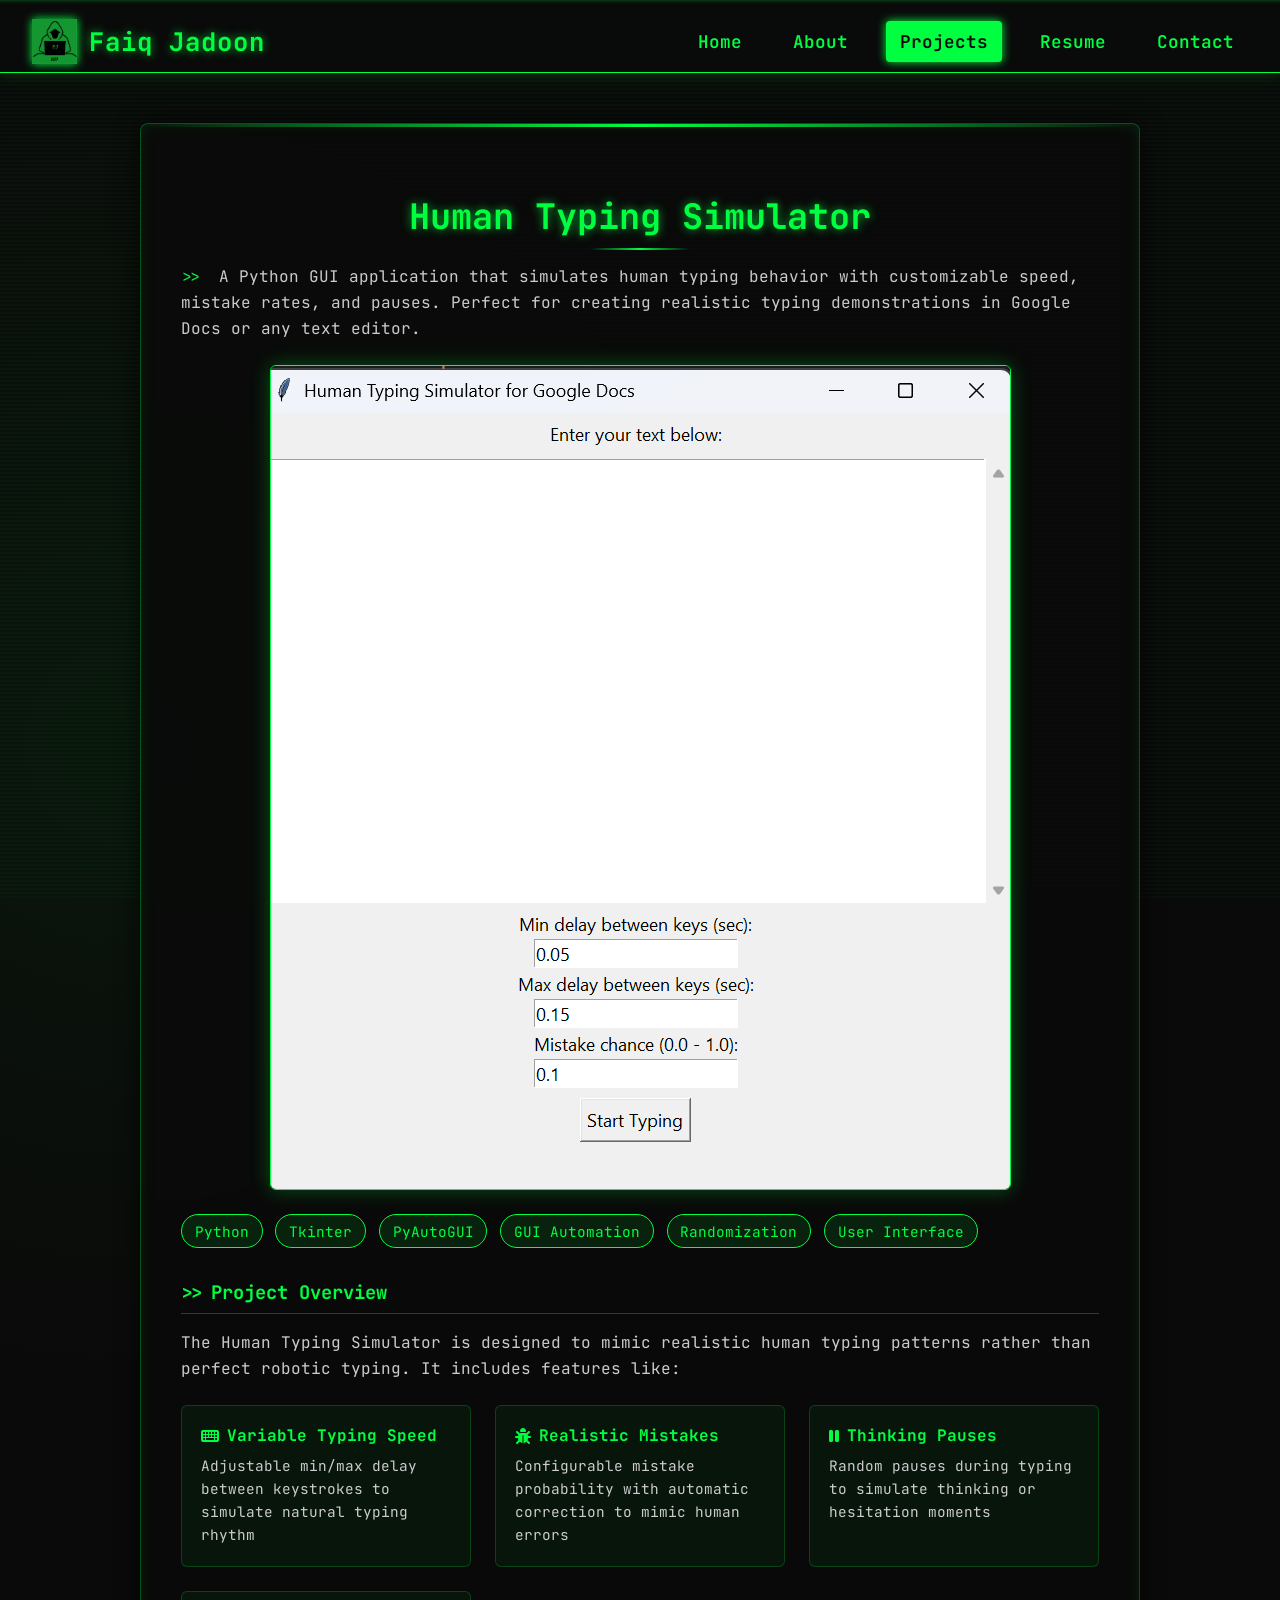
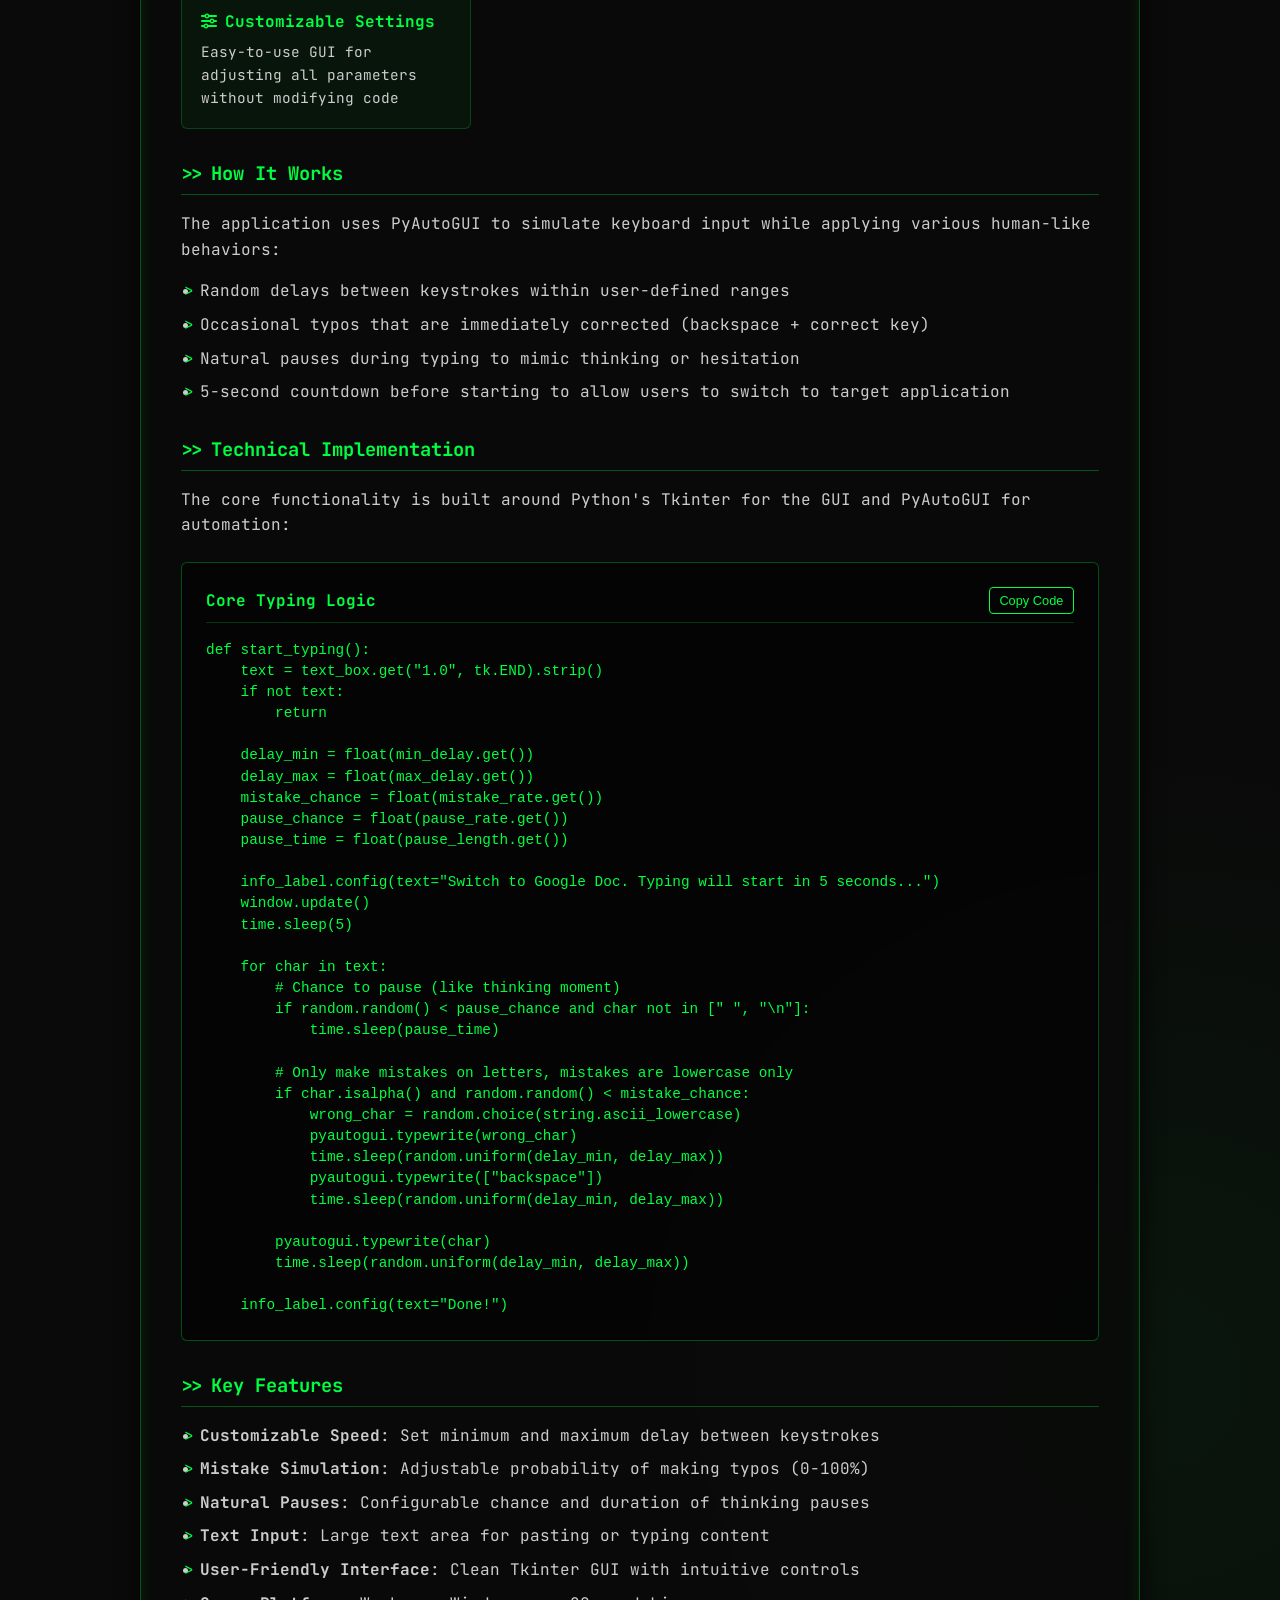
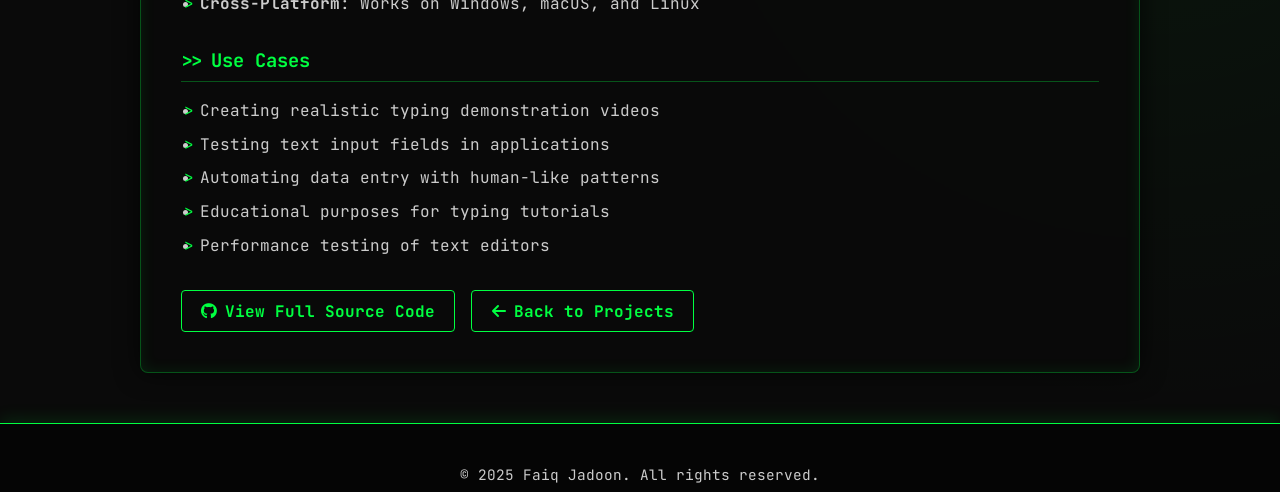
<file: human-typing-simulator.html>
<!DOCTYPE html>
<html lang="en">
<head>
  <meta charset="UTF-8" />
  <meta name="viewport" content="width=device-width, initial-scale=1" />
  <title>Human Typing Simulator | Faiq Jadoon</title>
  <link rel="stylesheet" href="https://cdnjs.cloudflare.com/ajax/libs/font-awesome/6.4.0/css/all.min.css" />
  <link rel="icon" type="image/png" href="logo.png">
  <link href="https://fonts.googleapis.com/css2?family=JetBrains+Mono:wght@400;600&family=Poppins:wght@400;600&display=swap" rel="stylesheet">
  <style>
    :root {
      --hacker-green: #00ff41;
      --hacker-dark: #0a0a0a;
      --hacker-darker: #050505;
      --hacker-gray: #1a1a1a;
      --accent-red: #e63946;
    }
    
    * {
      box-sizing: border-box;
    }
    
    body {
      margin: 0;
      padding: 0;
      font-family: 'JetBrains Mono', monospace;
      color: var(--hacker-green);
      background-color: var(--hacker-dark);
      background-image: 
        radial-gradient(circle at 10% 20%, rgba(0, 255, 65, 0.05) 0%, transparent 20%),
        radial-gradient(circle at 90% 80%, rgba(0, 255, 65, 0.05) 0%, transparent 20%);
      min-height: 100vh;
      position: relative;
      overflow-x: hidden;
    }
    
    body::before {
      content: "";
      position: fixed;
      top: 0;
      left: 0;
      width: 100%;
      height: 100%;
      background: 
        repeating-linear-gradient(
          0deg,
          transparent,
          transparent 2px,
          rgba(0, 255, 65, 0.03) 2px,
          rgba(0, 255, 65, 0.03) 4px
        );
      pointer-events: none;
      z-index: -1;
    }
    
    .scanline {
      position: fixed;
      top: 0;
      left: 0;
      width: 100%;
      height: 5px;
      background: linear-gradient(
        to bottom,
        rgba(0, 255, 65, 0.2),
        rgba(0, 255, 65, 0.05),
        transparent
      );
      animation: scan 8s linear infinite;
      pointer-events: none;
      z-index: 999;
    }
    
    @keyframes scan {
      0% {
        top: 0%;
      }
      100% {
        top: 100%;
      }
    }
    
    header {
      background-color: rgba(10, 10, 10, 0.9);
      padding: 1.2rem 2rem 0.5rem 2rem;
      display: flex;
      justify-content: space-between;
      align-items: center;
      border-bottom: 1px solid var(--hacker-green);
      box-shadow: 0 0 15px rgba(0, 255, 65, 0.2);
      position: sticky;
      top: 0;
      z-index: 100;
    }
    
    .logo-container {
      display: flex;
      align-items: center;
    }
    
    .logo-container img {
      height: 45px;
      margin-right: 12px;
      filter: drop-shadow(0 0 5px var(--hacker-green));
    }
    
    .logo-container h1 {
      margin: 0;
      color: var(--hacker-green);
      font-size: 1.6rem;
      text-shadow: 0 0 10px rgba(0, 255, 65, 0.7);
      letter-spacing: 1px;
    }
    
    nav {
      display: flex;
      gap: 1.5rem;
    }
    
    nav a {
      color: var(--hacker-green);
      text-decoration: none;
      font-weight: 600;
      font-size: 1.1rem;
      padding: 0.5rem 0.8rem;
      border: 1px solid transparent;
      border-radius: 4px;
      transition: all 0.3s ease;
      position: relative;
      overflow: hidden;
    }
    
    nav a::before {
      content: "";
      position: absolute;
      top: 0;
      left: -100%;
      width: 100%;
      height: 100%;
      background: linear-gradient(
        90deg,
        transparent,
        rgba(0, 255, 65, 0.2),
        transparent
      );
      transition: left 0.5s;
    }
    
    nav a:hover::before {
      left: 100%;
    }
    
    nav a:hover {
      color: var(--hacker-dark);
      background-color: var(--hacker-green);
      box-shadow: 0 0 15px var(--hacker-green);
      text-shadow: 0 0 5px rgba(0, 0, 0, 0.8);
    }
    
    .nav-active {
      color: var(--hacker-dark);
      background-color: var(--hacker-green);
      box-shadow: 0 0 10px var(--hacker-green);
    }
    
    .main-content {
      max-width: 1000px;
      margin: 50px auto;
      background-color: rgba(10, 10, 10, 0.85);
      backdrop-filter: blur(5px);
      border-radius: 8px;
      padding: 2.5rem;
      box-shadow: 
        0 0 25px rgba(0, 0, 0, 0.7),
        inset 0 0 15px rgba(0, 255, 65, 0.1);
      border: 1px solid rgba(0, 255, 65, 0.3);
      position: relative;
      overflow: hidden;
    }
    
    .main-content::before {
      content: "";
      position: absolute;
      top: 0;
      left: 0;
      width: 100%;
      height: 3px;
      background: linear-gradient(90deg, transparent, var(--hacker-green), transparent);
      animation: glow 3s infinite;
    }
    
    @keyframes glow {
      0%, 100% {
        opacity: 0.3;
      }
      50% {
        opacity: 1;
      }
    }
    
    h2 {
      color: var(--hacker-green);
      text-align: center;
      font-size: 2.2rem;
      margin-bottom: 1.5rem;
      text-shadow: 0 0 10px rgba(0, 255, 65, 0.7);
      position: relative;
    }
    
    h2::after {
      content: "";
      position: absolute;
      bottom: -10px;
      left: 50%;
      transform: translateX(-50%);
      width: 100px;
      height: 2px;
      background: linear-gradient(90deg, transparent, var(--hacker-green), transparent);
    }
    
    h3 {
      color: var(--hacker-green);
      margin-top: 2rem;
      margin-bottom: 1rem;
      padding-bottom: 0.5rem;
      border-bottom: 1px solid rgba(0, 255, 65, 0.3);
      position: relative;
    }
    
    h3::before {
      content: ">>";
      color: var(--hacker-green);
      margin-right: 0.5rem;
    }
    
    .terminal-prompt {
      color: var(--hacker-green);
      margin-right: 0.5rem;
    }
    
    p, ul {
      line-height: 1.6;
      color: #ccc;
    }
    
    ul {
      padding-left: 1.2rem;
    }
    
    li {
      margin-bottom: 0.5rem;
      position: relative;
    }
    
    li::before {
      content: ">";
      color: var(--hacker-green);
      position: absolute;
      left: -1rem;
    }
    
    .project-image {
      display: block;
      max-width: 100%;
      margin: 1.5rem auto;
      border-radius: 6px;
      border: 1px solid var(--hacker-green);
      box-shadow: 0 0 20px rgba(0, 255, 65, 0.3);
      transition: transform 0.3s ease, box-shadow 0.3s ease;
    }
    
    .project-image:hover {
      transform: scale(1.02);
      box-shadow: 0 0 30px rgba(0, 255, 65, 0.5);
    }
    
    .screenshot-placeholder {
      display: flex;
      flex-direction: column;
      align-items: center;
      justify-content: center;
      background: linear-gradient(135deg, rgba(0, 255, 65, 0.1), rgba(0, 255, 65, 0.05));
      border: 2px dashed var(--hacker-green);
      border-radius: 8px;
      padding: 3rem;
      margin: 1.5rem auto;
      text-align: center;
      max-width: 600px;
    }
    
    .screenshot-placeholder i {
      font-size: 3rem;
      color: var(--hacker-green);
      margin-bottom: 1rem;
      opacity: 0.7;
    }
    
    .screenshot-placeholder p {
      color: var(--hacker-green);
      margin: 0;
      font-size: 1.1rem;
    }
    
    .screenshot-placeholder .small {
      font-size: 0.9rem;
      color: #888;
      margin-top: 0.5rem;
    }
    
    .tech-stack {
      display: flex;
      flex-wrap: wrap;
      gap: 0.8rem;
      margin: 1.5rem 0;
    }
    
    .tech-tag {
      background-color: rgba(0, 255, 65, 0.1);
      border: 1px solid var(--hacker-green);
      color: var(--hacker-green);
      padding: 0.4rem 0.8rem;
      border-radius: 20px;
      font-size: 0.9rem;
      transition: all 0.3s ease;
    }
    
    .tech-tag:hover {
      background-color: var(--hacker-green);
      color: var(--hacker-dark);
      transform: translateY(-2px);
      box-shadow: 0 5px 15px rgba(0, 255, 65, 0.3);
    }
    
    .project-links {
      display: flex;
      gap: 1rem;
      margin-top: 2rem;
    }
    
    .project-link {
      display: inline-flex;
      align-items: center;
      gap: 0.5rem;
      color: var(--hacker-green);
      font-weight: bold;
      text-decoration: none;
      border: 1.5px solid var(--hacker-green);
      padding: 0.6rem 1.2rem;
      border-radius: 4px;
      transition: all 0.3s ease;
      position: relative;
      overflow: hidden;
    }
    
    .project-link::before {
      content: "";
      position: absolute;
      top: 0;
      left: -100%;
      width: 100%;
      height: 100%;
      background: linear-gradient(
        90deg,
        transparent,
        rgba(0, 255, 65, 0.2),
        transparent
      );
      transition: left 0.5s;
    }
    
    .project-link:hover::before {
      left: 100%;
    }
    
    .project-link:hover {
      background-color: var(--hacker-green);
      color: var(--hacker-dark);
      box-shadow: 0 0 20px var(--hacker-green);
      text-shadow: 0 0 5px rgba(0, 0, 0, 0.8);
    }
    
    .project-link.github {
      background-color: transparent;
    }
    
    .project-link.github:hover {
      background-color: var(--hacker-green);
    }
    
    .code-section {
      background-color: rgba(0, 0, 0, 0.5);
      border: 1px solid rgba(0, 255, 65, 0.3);
      border-radius: 6px;
      padding: 1.5rem;
      margin: 1.5rem 0;
      overflow-x: auto;
    }
    
    .code-header {
      display: flex;
      justify-content: space-between;
      align-items: center;
      margin-bottom: 1rem;
      padding-bottom: 0.5rem;
      border-bottom: 1px solid rgba(0, 255, 65, 0.2);
    }
    
    .code-title {
      color: var(--hacker-green);
      font-weight: bold;
    }
    
    .copy-btn {
      background-color: transparent;
      color: var(--hacker-green);
      border: 1px solid var(--hacker-green);
      padding: 0.3rem 0.6rem;
      border-radius: 4px;
      cursor: pointer;
      font-size: 0.8rem;
      transition: all 0.3s ease;
    }
    
    .copy-btn:hover {
      background-color: var(--hacker-green);
      color: var(--hacker-dark);
    }
    
    pre {
      margin: 0;
      color: var(--hacker-green);
      font-family: 'JetBrains Mono', monospace;
      font-size: 0.9rem;
      line-height: 1.4;
    }
    
    .feature-grid {
      display: grid;
      grid-template-columns: repeat(auto-fit, minmax(250px, 1fr));
      gap: 1.5rem;
      margin: 1.5rem 0;
    }
    
    .feature-card {
      background-color: rgba(0, 255, 65, 0.05);
      padding: 1.2rem;
      border-radius: 6px;
      border: 1px solid rgba(0, 255, 65, 0.2);
      transition: all 0.3s ease;
    }
    
    .feature-card:hover {
      transform: translateY(-5px);
      box-shadow: 0 5px 15px rgba(0, 255, 65, 0.2);
      border-color: var(--hacker-green);
    }
    
    .feature-card h4 {
      color: var(--hacker-green);
      margin-top: 0;
      margin-bottom: 0.5rem;
      display: flex;
      align-items: center;
      gap: 0.5rem;
    }
    
    .feature-card p {
      margin: 0;
      font-size: 0.9rem;
    }
    
    footer {
      text-align: center;
      padding: 1.5rem;
      background-color: var(--hacker-darker);
      color: var(--hacker-green);
      font-size: 0.9rem;
      position: relative;
      z-index: 10;
      border-top: 1px solid var(--hacker-green);
      box-shadow: 0 -5px 15px rgba(0, 255, 65, 0.1);
    }
    
    /* Responsive Design */
    @media (max-width: 768px) {
      header {
        padding: 1rem;
        flex-direction: column;
        gap: 1rem;
      }
      
      nav {
        width: 100%;
        justify-content: center;
        flex-wrap: wrap;
      }
      
      .main-content {
        margin: 30px 15px;
        padding: 1.5rem;
      }
      
      h2 {
        font-size: 1.8rem;
      }
      
      .project-links {
        flex-direction: column;
      }
      
      .feature-grid {
        grid-template-columns: 1fr;
      }
      
      .screenshot-placeholder {
        padding: 2rem;
        margin: 1rem auto;
      }
    }
    
    @media (max-width: 480px) {
      .logo-container h1 {
        font-size: 1.3rem;
      }
      
      nav a {
        font-size: 0.9rem;
        padding: 0.4rem 0.6rem;
      }
      
      .main-content {
        padding: 1rem;
      }
      
      h2 {
        font-size: 1.5rem;
      }
      
      .screenshot-placeholder {
        padding: 1.5rem;
      }
      
      .screenshot-placeholder i {
        font-size: 2rem;
      }
    }
  </style>
</head>
<body>
  <div class="scanline"></div>
  
  <header>
    <div class="logo-container">
      <img src="logo.png" alt="Logo">
      <h1>Faiq Jadoon</h1>
    </div>
    <nav>
      <a href="index.html">Home</a>
      <a href="about.html">About</a>
      <a href="projects.html" class="nav-active">Projects</a>
      <a href="resume.html">Resume</a>
      <a href="contact.html">Contact</a>
    </nav>
  </header>

  <main class="main-content">
    <h2>Human Typing Simulator</h2>
    
    <p><span class="terminal-prompt">>></span> A Python GUI application that simulates human typing behavior with customizable speed, mistake rates, and pauses. Perfect for creating realistic typing demonstrations in Google Docs or any text editor.</p>
    
    <img src="typing-simulator.png" alt="Human Typing Simulator Interface" class="project-image">
    
    
    <div class="tech-stack">
      <span class="tech-tag">Python</span>
      <span class="tech-tag">Tkinter</span>
      <span class="tech-tag">PyAutoGUI</span>
      <span class="tech-tag">GUI Automation</span>
      <span class="tech-tag">Randomization</span>
      <span class="tech-tag">User Interface</span>
    </div>
    
    <h3>Project Overview</h3>
    <p>The Human Typing Simulator is designed to mimic realistic human typing patterns rather than perfect robotic typing. It includes features like:</p>
    
    <div class="feature-grid">
      <div class="feature-card">
        <h4><i class="fas fa-keyboard"></i> Variable Typing Speed</h4>
        <p>Adjustable min/max delay between keystrokes to simulate natural typing rhythm</p>
      </div>
      
      <div class="feature-card">
        <h4><i class="fas fa-bug"></i> Realistic Mistakes</h4>
        <p>Configurable mistake probability with automatic correction to mimic human errors</p>
      </div>
      
      <div class="feature-card">
        <h4><i class="fas fa-pause"></i> Thinking Pauses</h4>
        <p>Random pauses during typing to simulate thinking or hesitation moments</p>
      </div>
      
      <div class="feature-card">
        <h4><i class="fas fa-sliders-h"></i> Customizable Settings</h4>
        <p>Easy-to-use GUI for adjusting all parameters without modifying code</p>
      </div>
    </div>
    
    <h3>How It Works</h3>
    <p>The application uses PyAutoGUI to simulate keyboard input while applying various human-like behaviors:</p>
    <ul>
      <li>Random delays between keystrokes within user-defined ranges</li>
      <li>Occasional typos that are immediately corrected (backspace + correct key)</li>
      <li>Natural pauses during typing to mimic thinking or hesitation</li>
      <li>5-second countdown before starting to allow users to switch to target application</li>
    </ul>
    
    <h3>Technical Implementation</h3>
    <p>The core functionality is built around Python's Tkinter for the GUI and PyAutoGUI for automation:</p>
    
    <div class="code-section">
      <div class="code-header">
        <div class="code-title">Core Typing Logic</div>
        <button class="copy-btn" onclick="copyCode()">Copy Code</button>
      </div>
      <pre><code>def start_typing():
    text = text_box.get("1.0", tk.END).strip()
    if not text:
        return
    
    delay_min = float(min_delay.get())
    delay_max = float(max_delay.get())
    mistake_chance = float(mistake_rate.get())
    pause_chance = float(pause_rate.get())
    pause_time = float(pause_length.get())

    info_label.config(text="Switch to Google Doc. Typing will start in 5 seconds...")
    window.update()
    time.sleep(5)

    for char in text:
        # Chance to pause (like thinking moment)
        if random.random() < pause_chance and char not in [" ", "\n"]:
            time.sleep(pause_time)

        # Only make mistakes on letters, mistakes are lowercase only
        if char.isalpha() and random.random() < mistake_chance:
            wrong_char = random.choice(string.ascii_lowercase)
            pyautogui.typewrite(wrong_char)
            time.sleep(random.uniform(delay_min, delay_max))
            pyautogui.typewrite(["backspace"])
            time.sleep(random.uniform(delay_min, delay_max))

        pyautogui.typewrite(char)
        time.sleep(random.uniform(delay_min, delay_max))

    info_label.config(text="Done!")</code></pre>
    </div>
    
    <h3>Key Features</h3>
    <ul>
      <li><strong>Customizable Speed</strong>: Set minimum and maximum delay between keystrokes</li>
      <li><strong>Mistake Simulation</strong>: Adjustable probability of making typos (0-100%)</li>
      <li><strong>Natural Pauses</strong>: Configurable chance and duration of thinking pauses</li>
      <li><strong>Text Input</strong>: Large text area for pasting or typing content</li>
      <li><strong>User-Friendly Interface</strong>: Clean Tkinter GUI with intuitive controls</li>
      <li><strong>Cross-Platform</strong>: Works on Windows, macOS, and Linux</li>
    </ul>
    
    <h3>Use Cases</h3>
    <ul>
      <li>Creating realistic typing demonstration videos</li>
      <li>Testing text input fields in applications</li>
      <li>Automating data entry with human-like patterns</li>
      <li>Educational purposes for typing tutorials</li>
      <li>Performance testing of text editors</li>
    </ul>
    
    <div class="project-links">
      <a href="https://github.com/faiqjadoon26/human-typing-simulator" class="project-link github" target="_blank">
        <i class="fab fa-github"></i> View Full Source Code
      </a>
      <a href="projects.html" class="project-link">
        <i class="fas fa-arrow-left"></i> Back to Projects
      </a>
    </div>
  </main>

  <footer>
    <p>© 2025 Faiq Jadoon. All rights reserved.</p>
  </footer>

  <script>
    function copyCode() {
      const codeElement = document.querySelector('pre code');
      const textArea = document.createElement('textarea');
      textArea.value = codeElement.textContent;
      document.body.appendChild(textArea);
      textArea.select();
      document.execCommand('copy');
      document.body.removeChild(textArea);
      
      // Visual feedback
      const button = document.querySelector('.copy-btn');
      const originalText = button.textContent;
      button.textContent = 'Copied!';
      button.style.backgroundColor = 'var(--hacker-green)';
      button.style.color = 'var(--hacker-dark)';
      
      setTimeout(() => {
        button.textContent = originalText;
        button.style.backgroundColor = 'transparent';
        button.style.color = 'var(--hacker-green)';
      }, 2000);
    }
  </script>
</body>
</html>
</file>
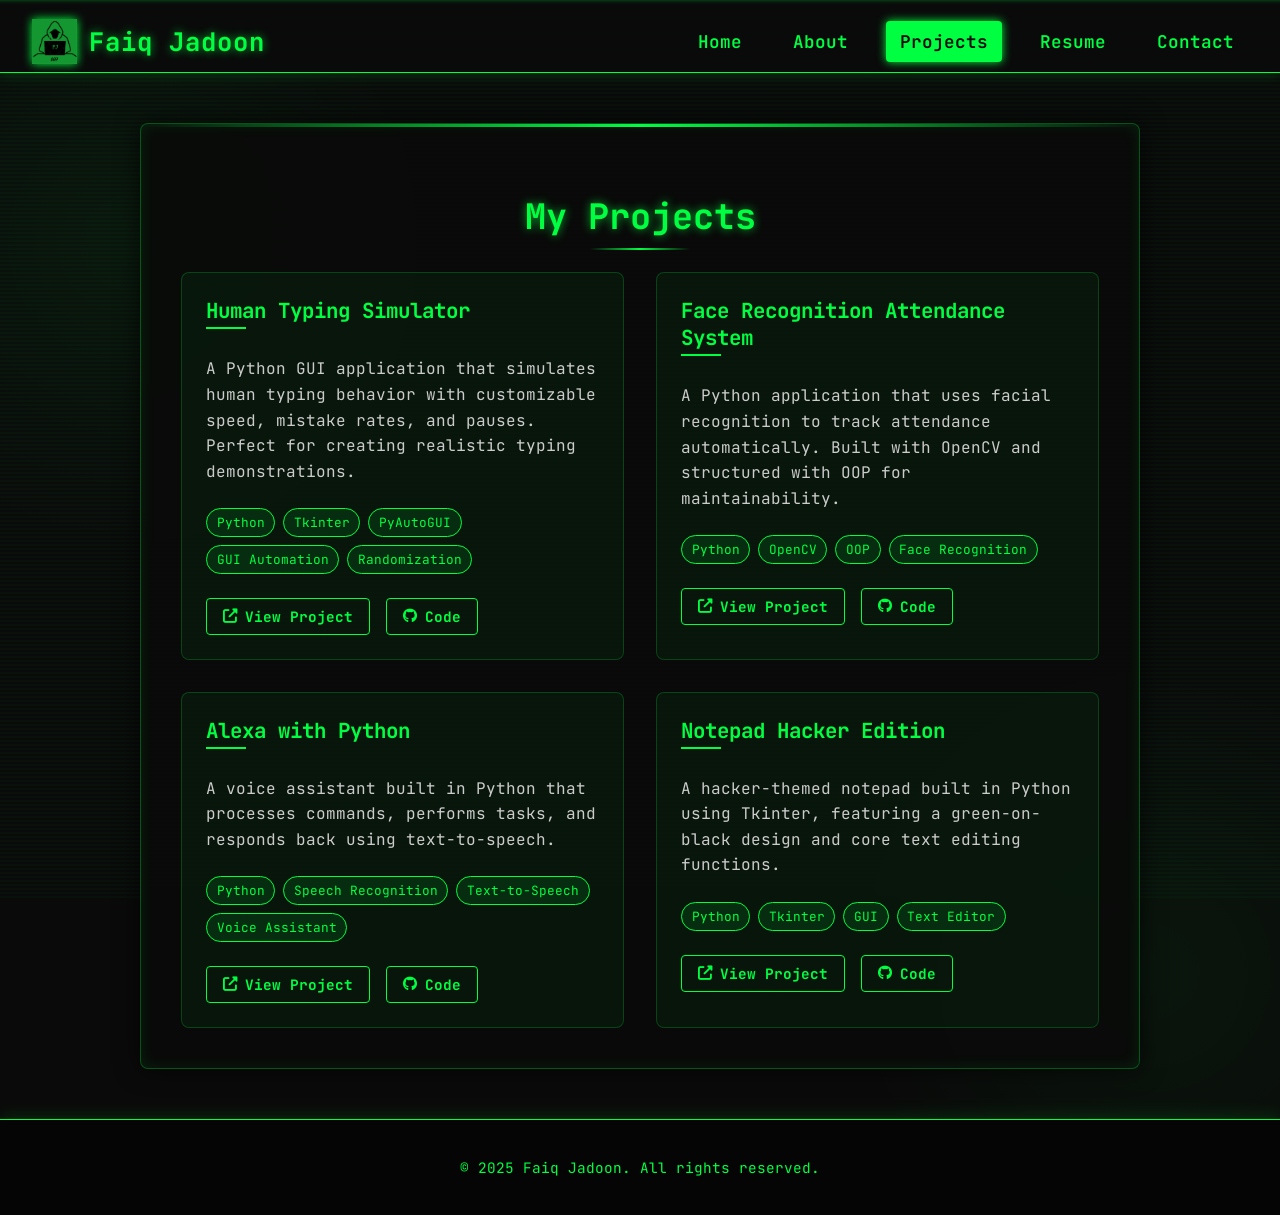
<file: projects.html>
<!DOCTYPE html>
<html lang="en">
<head>
  <meta charset="UTF-8" />
  <meta name="viewport" content="width=device-width, initial-scale=1" />
  <title>Projects | Faiq Jadoon</title>
  <link rel="stylesheet" href="https://cdnjs.cloudflare.com/ajax/libs/font-awesome/6.4.0/css/all.min.css" />
  <link rel="icon" type="image/png" href="logo.png">
  <link href="https://fonts.googleapis.com/css2?family=JetBrains+Mono:wght@400;600&family=Poppins:wght@400;600&display=swap" rel="stylesheet">
  <style>
    :root {
      --hacker-green: #00ff41;
      --hacker-dark: #0a0a0a;
      --hacker-darker: #050505;
      --hacker-gray: #1a1a1a;
      --accent-red: #e63946;
    }
    
    * {
      box-sizing: border-box;
    }
    
    body {
      margin: 0;
      padding: 0;
      font-family: 'JetBrains Mono', monospace;
      color: var(--hacker-green);
      background-color: var(--hacker-dark);
      background-image: 
        radial-gradient(circle at 10% 20%, rgba(0, 255, 65, 0.05) 0%, transparent 20%),
        radial-gradient(circle at 90% 80%, rgba(0, 255, 65, 0.05) 0%, transparent 20%);
      min-height: 100vh;
      position: relative;
      overflow-x: hidden;
    }
    
    body::before {
      content: "";
      position: fixed;
      top: 0;
      left: 0;
      width: 100%;
      height: 100%;
      background: 
        repeating-linear-gradient(
          0deg,
          transparent,
          transparent 2px,
          rgba(0, 255, 65, 0.03) 2px,
          rgba(0, 255, 65, 0.03) 4px
        );
      pointer-events: none;
      z-index: -1;
    }
    
    .scanline {
      position: fixed;
      top: 0;
      left: 0;
      width: 100%;
      height: 5px;
      background: linear-gradient(
        to bottom,
        rgba(0, 255, 65, 0.2),
        rgba(0, 255, 65, 0.05),
        transparent
      );
      animation: scan 8s linear infinite;
      pointer-events: none;
      z-index: 999;
    }
    
    @keyframes scan {
      0% {
        top: 0%;
      }
      100% {
        top: 100%;
      }
    }
    
    header {
      background-color: rgba(10, 10, 10, 0.9);
      padding: 1.2rem 2rem 0.5rem 2rem;
      display: flex;
      justify-content: space-between;
      align-items: center;
      border-bottom: 1px solid var(--hacker-green);
      box-shadow: 0 0 15px rgba(0, 255, 65, 0.2);
      position: sticky;
      top: 0;
      z-index: 100;
    }
    
    .logo-container {
      display: flex;
      align-items: center;
    }
    
    .logo-container img {
      height: 45px;
      margin-right: 12px;
      filter: drop-shadow(0 0 5px var(--hacker-green));
    }
    
    .logo-container h1 {
      margin: 0;
      color: var(--hacker-green);
      font-size: 1.6rem;
      text-shadow: 0 0 10px rgba(0, 255, 65, 0.7);
      letter-spacing: 1px;
    }
    
    nav {
      display: flex;
      gap: 1.5rem;
    }
    
    nav a {
      color: var(--hacker-green);
      text-decoration: none;
      font-weight: 600;
      font-size: 1.1rem;
      padding: 0.5rem 0.8rem;
      border: 1px solid transparent;
      border-radius: 4px;
      transition: all 0.3s ease;
      position: relative;
      overflow: hidden;
    }
    
    nav a::before {
      content: "";
      position: absolute;
      top: 0;
      left: -100%;
      width: 100%;
      height: 100%;
      background: linear-gradient(
        90deg,
        transparent,
        rgba(0, 255, 65, 0.2),
        transparent
      );
      transition: left 0.5s;
    }
    
    nav a:hover::before {
      left: 100%;
    }
    
    nav a:hover {
      color: var(--hacker-dark);
      background-color: var(--hacker-green);
      box-shadow: 0 0 15px var(--hacker-green);
      text-shadow: 0 0 5px rgba(0, 0, 0, 0.8);
    }
    
    .nav-active {
      color: var(--hacker-dark);
      background-color: var(--hacker-green);
      box-shadow: 0 0 10px var(--hacker-green);
    }
    
    .main-content {
      max-width: 1000px;
      margin: 50px auto;
      background-color: rgba(10, 10, 10, 0.85);
      backdrop-filter: blur(5px);
      border-radius: 8px;
      padding: 2.5rem;
      box-shadow: 
        0 0 25px rgba(0, 0, 0, 0.7),
        inset 0 0 15px rgba(0, 255, 65, 0.1);
      border: 1px solid rgba(0, 255, 65, 0.3);
      position: relative;
      overflow: hidden;
    }
    
    .main-content::before {
      content: "";
      position: absolute;
      top: 0;
      left: 0;
      width: 100%;
      height: 3px;
      background: linear-gradient(90deg, transparent, var(--hacker-green), transparent);
      animation: glow 3s infinite;
    }
    
    @keyframes glow {
      0%, 100% {
        opacity: 0.3;
      }
      50% {
        opacity: 1;
      }
    }
    
    h2 {
      color: var(--hacker-green);
      text-align: center;
      font-size: 2.2rem;
      margin-bottom: 2rem;
      text-shadow: 0 0 10px rgba(0, 255, 65, 0.7);
      position: relative;
    }
    
    h2::after {
      content: "";
      position: absolute;
      bottom: -10px;
      left: 50%;
      transform: translateX(-50%);
      width: 100px;
      height: 2px;
      background: linear-gradient(90deg, transparent, var(--hacker-green), transparent);
    }
    
    .projects-grid {
      display: grid;
      grid-template-columns: repeat(auto-fit, minmax(300px, 1fr));
      gap: 2rem;
      margin-top: 2rem;
    }
    
    .project-card {
      background-color: rgba(0, 255, 65, 0.05);
      border-radius: 8px;
      padding: 1.5rem;
      border: 1px solid rgba(0, 255, 65, 0.2);
      transition: all 0.3s ease;
      position: relative;
      overflow: hidden;
    }
    
    .project-card::before {
      content: "";
      position: absolute;
      top: 0;
      left: -100%;
      width: 100%;
      height: 100%;
      background: linear-gradient(
        90deg,
        transparent,
        rgba(0, 255, 65, 0.1),
        transparent
      );
      transition: left 0.5s;
    }
    
    .project-card:hover::before {
      left: 100%;
    }
    
    .project-card:hover {
      transform: translateY(-5px);
      box-shadow: 0 10px 25px rgba(0, 255, 65, 0.2);
      border-color: var(--hacker-green);
    }
    
    .project-card h3 {
      color: var(--hacker-green);
      margin-top: 0;
      margin-bottom: 1rem;
      font-size: 1.3rem;
      position: relative;
      display: inline-block;
    }
    
    .project-card h3::after {
      content: "";
      position: absolute;
      bottom: -5px;
      left: 0;
      width: 40px;
      height: 2px;
      background-color: var(--hacker-green);
    }
    
    .project-card p {
      color: #ccc;
      line-height: 1.6;
      margin-bottom: 1.5rem;
    }
    
    .tech-stack {
      display: flex;
      flex-wrap: wrap;
      gap: 0.5rem;
      margin-bottom: 1.5rem;
    }
    
    .tech-tag {
      background-color: rgba(0, 255, 65, 0.1);
      border: 1px solid var(--hacker-green);
      color: var(--hacker-green);
      padding: 0.3rem 0.6rem;
      border-radius: 20px;
      font-size: 0.8rem;
      transition: all 0.3s ease;
    }
    
    .tech-tag:hover {
      background-color: var(--hacker-green);
      color: var(--hacker-dark);
      transform: translateY(-2px);
    }
    
    .project-links {
      display: flex;
      gap: 1rem;
    }
    
    .project-link {
      display: inline-flex;
      align-items: center;
      gap: 0.5rem;
      color: var(--hacker-green);
      font-weight: bold;
      text-decoration: none;
      border: 1.5px solid var(--hacker-green);
      padding: 0.5rem 1rem;
      border-radius: 4px;
      transition: all 0.3s ease;
      font-size: 0.9rem;
      position: relative;
      overflow: hidden;
    }
    
    .project-link::before {
      content: "";
      position: absolute;
      top: 0;
      left: -100%;
      width: 100%;
      height: 100%;
      background: linear-gradient(
        90deg,
        transparent,
        rgba(0, 255, 65, 0.2),
        transparent
      );
      transition: left 0.5s;
    }
    
    .project-link:hover::before {
      left: 100%;
    }
    
    .project-link:hover {
      background-color: var(--hacker-green);
      color: var(--hacker-dark);
      box-shadow: 0 0 15px var(--hacker-green);
    }
    
    .project-link.github {
      background-color: transparent;
    }
    
    .project-link.github:hover {
      background-color: var(--hacker-green);
    }
    
    footer {
      text-align: center;
      padding: 1.5rem;
      background-color: var(--hacker-darker);
      color: var(--hacker-green);
      font-size: 0.9rem;
      position: relative;
      z-index: 10;
      border-top: 1px solid var(--hacker-green);
      box-shadow: 0 -5px 15px rgba(0, 255, 65, 0.1);
    }
    
    /* Responsive Design */
    @media (max-width: 768px) {
      header {
        padding: 1rem;
        flex-direction: column;
        gap: 1rem;
      }
      
      nav {
        width: 100%;
        justify-content: center;
        flex-wrap: wrap;
      }
      
      .main-content {
        margin: 30px 15px;
        padding: 1.5rem;
      }
      
      h2 {
        font-size: 1.8rem;
      }
      
      .projects-grid {
        grid-template-columns: 1fr;
      }
      
      .project-links {
        flex-direction: column;
      }
    }
    
    @media (max-width: 480px) {
      .logo-container h1 {
        font-size: 1.3rem;
      }
      
      nav a {
        font-size: 0.9rem;
        padding: 0.4rem 0.6rem;
      }
      
      .main-content {
        padding: 1rem;
      }
      
      h2 {
        font-size: 1.5rem;
      }
      
      .project-card {
        padding: 1rem;
      }
    }
  </style>
</head>
<body>
  <div class="scanline"></div>
  
  <header>
    <div class="logo-container">
      <img src="logo.png" alt="Logo">
      <h1>Faiq Jadoon</h1>
    </div>
    <nav>
      <a href="index.html">Home</a>
      <a href="about.html">About</a>
      <a href="projects.html" class="nav-active">Projects</a>
      <a href="resume.html">Resume</a>
      <a href="contact.html">Contact</a>
    </nav>
  </header>

  <main class="main-content">
    <h2>My Projects</h2>
    
    <div class="projects-grid">
      <div class="project-card">
        <h3>Human Typing Simulator</h3>
        <p>A Python GUI application that simulates human typing behavior with customizable speed, mistake rates, and pauses. Perfect for creating realistic typing demonstrations.</p>
        
        <div class="tech-stack">
          <span class="tech-tag">Python</span>
          <span class="tech-tag">Tkinter</span>
          <span class="tech-tag">PyAutoGUI</span>
          <span class="tech-tag">GUI Automation</span>
          <span class="tech-tag">Randomization</span>
        </div>
        
        <div class="project-links">
          <a href="human-typing-simulator.html" class="project-link">
            <i class="fas fa-external-link-alt"></i> View Project
          </a>
          <a href="https://github.com/faiqjadoon26/human-typing-simulator" class="project-link github" target="_blank">
            <i class="fab fa-github"></i> Code
          </a>
        </div>
      </div>
      
      <div class="project-card">
        <h3>Face Recognition Attendance System</h3>
        <p>A Python application that uses facial recognition to track attendance automatically. Built with OpenCV and structured with OOP for maintainability.</p>
        
        <div class="tech-stack">
          <span class="tech-tag">Python</span>
          <span class="tech-tag">OpenCV</span>
          <span class="tech-tag">OOP</span>
          <span class="tech-tag">Face Recognition</span>
        </div>
        
        <div class="project-links">
          <a href="face-recognition.html" class="project-link">
            <i class="fas fa-external-link-alt"></i> View Project
          </a>
          <a href="https://github.com/faiqjadoon26/class_attendance_system" class="project-link github" target="_blank">
            <i class="fab fa-github"></i> Code
          </a>
        </div>
      </div>
      
      <div class="project-card">
        <h3>Alexa with Python</h3>
        <p>A voice assistant built in Python that processes commands, performs tasks, and responds back using text-to-speech.</p>
        
        <div class="tech-stack">
          <span class="tech-tag">Python</span>
          <span class="tech-tag">Speech Recognition</span>
          <span class="tech-tag">Text-to-Speech</span>
          <span class="tech-tag">Voice Assistant</span>
        </div>
        
        <div class="project-links">
          <a href="alexa-with-python.html" class="project-link">
            <i class="fas fa-external-link-alt"></i> View Project
          </a>
          <a href="https://github.com/faiqjadoon26/alexa_with_python" class="project-link github" target="_blank">
            <i class="fab fa-github"></i> Code
          </a>
        </div>
      </div>
      
      <div class="project-card">
        <h3>Notepad Hacker Edition</h3>
        <p>A hacker-themed notepad built in Python using Tkinter, featuring a green-on-black design and core text editing functions.</p>
        
        <div class="tech-stack">
          <span class="tech-tag">Python</span>
          <span class="tech-tag">Tkinter</span>
          <span class="tech-tag">GUI</span>
          <span class="tech-tag">Text Editor</span>
        </div>
        
        <div class="project-links">
          <a href="notepad-hacker-edition.html" class="project-link">
            <i class="fas fa-external-link-alt"></i> View Project
          </a>
          <a href="https://github.com/faiqjadoon26/notepad-_hacker_edition" class="project-link github" target="_blank">
            <i class="fab fa-github"></i> Code
          </a>
        </div>
      </div>
    </div>
  </main>

  <footer>
    <p>© 2025 Faiq Jadoon. All rights reserved.</p>
  </footer>
</body>
</html>
</file>
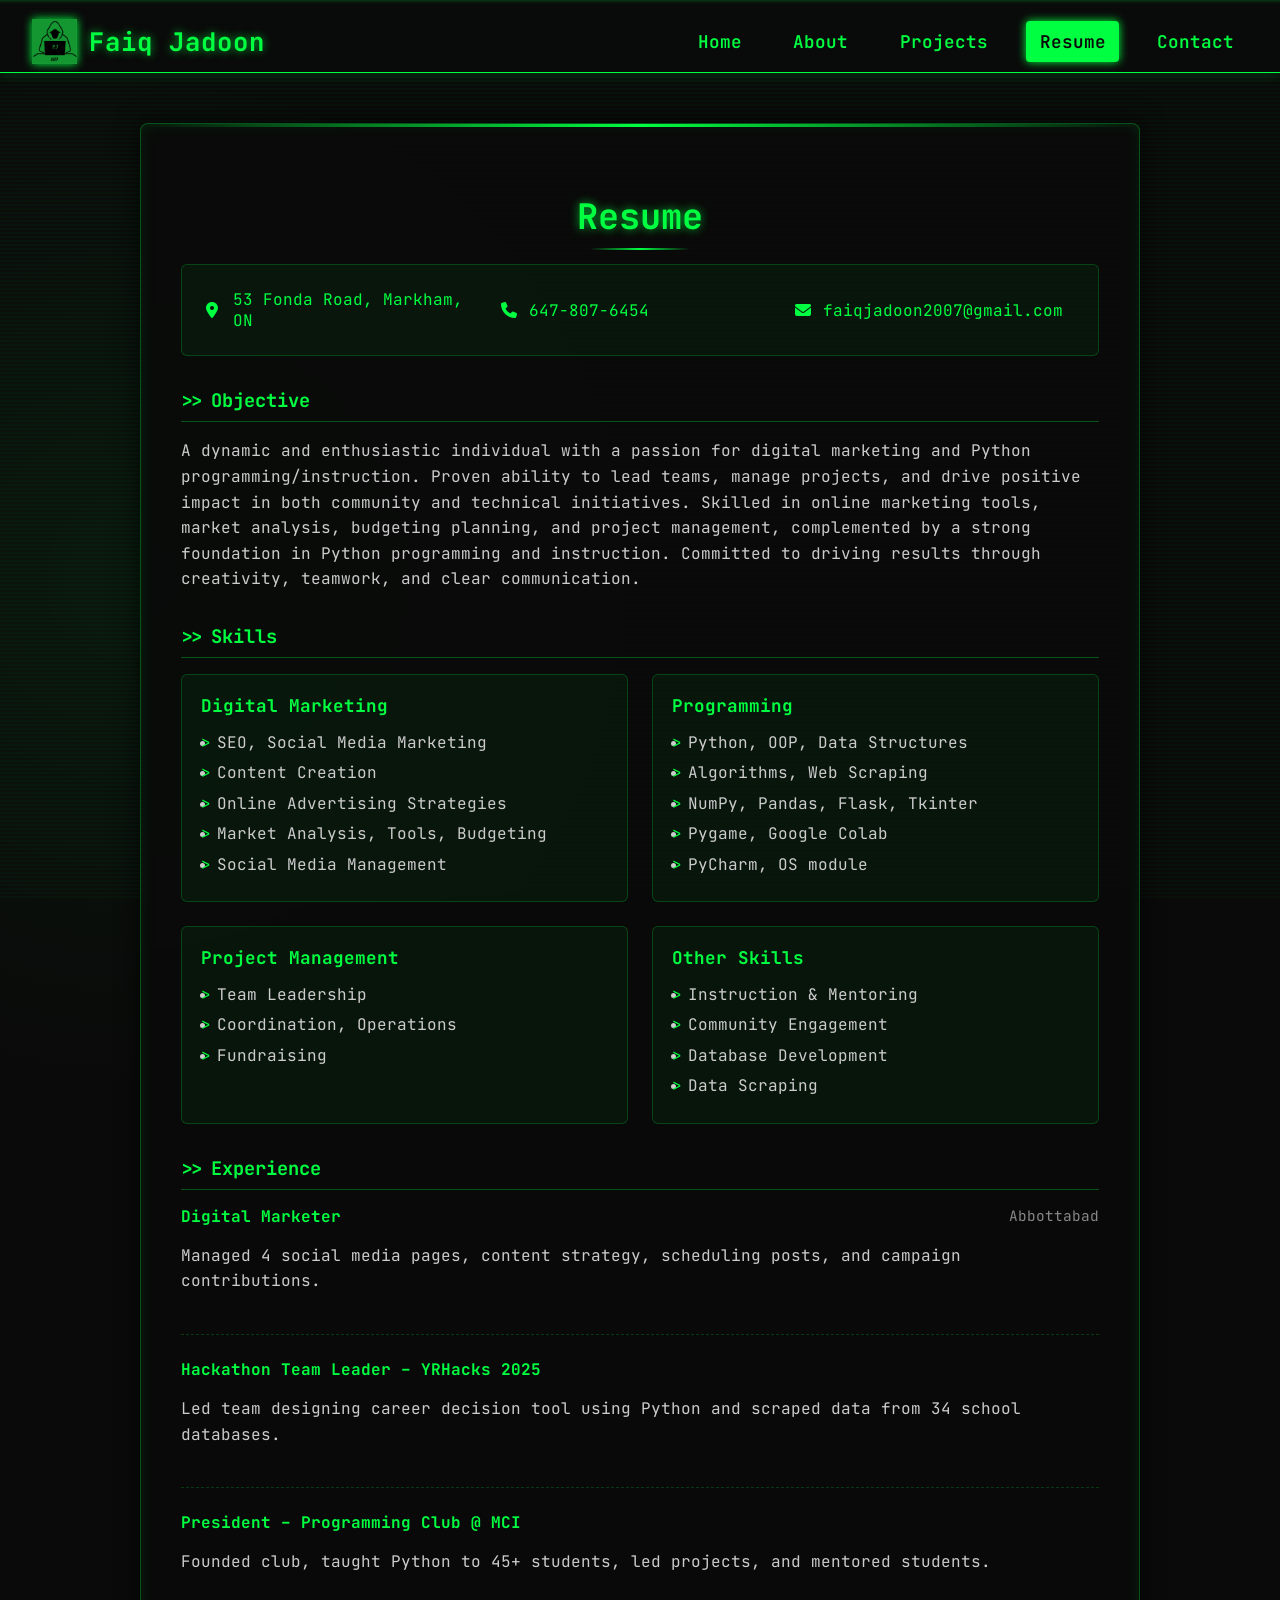
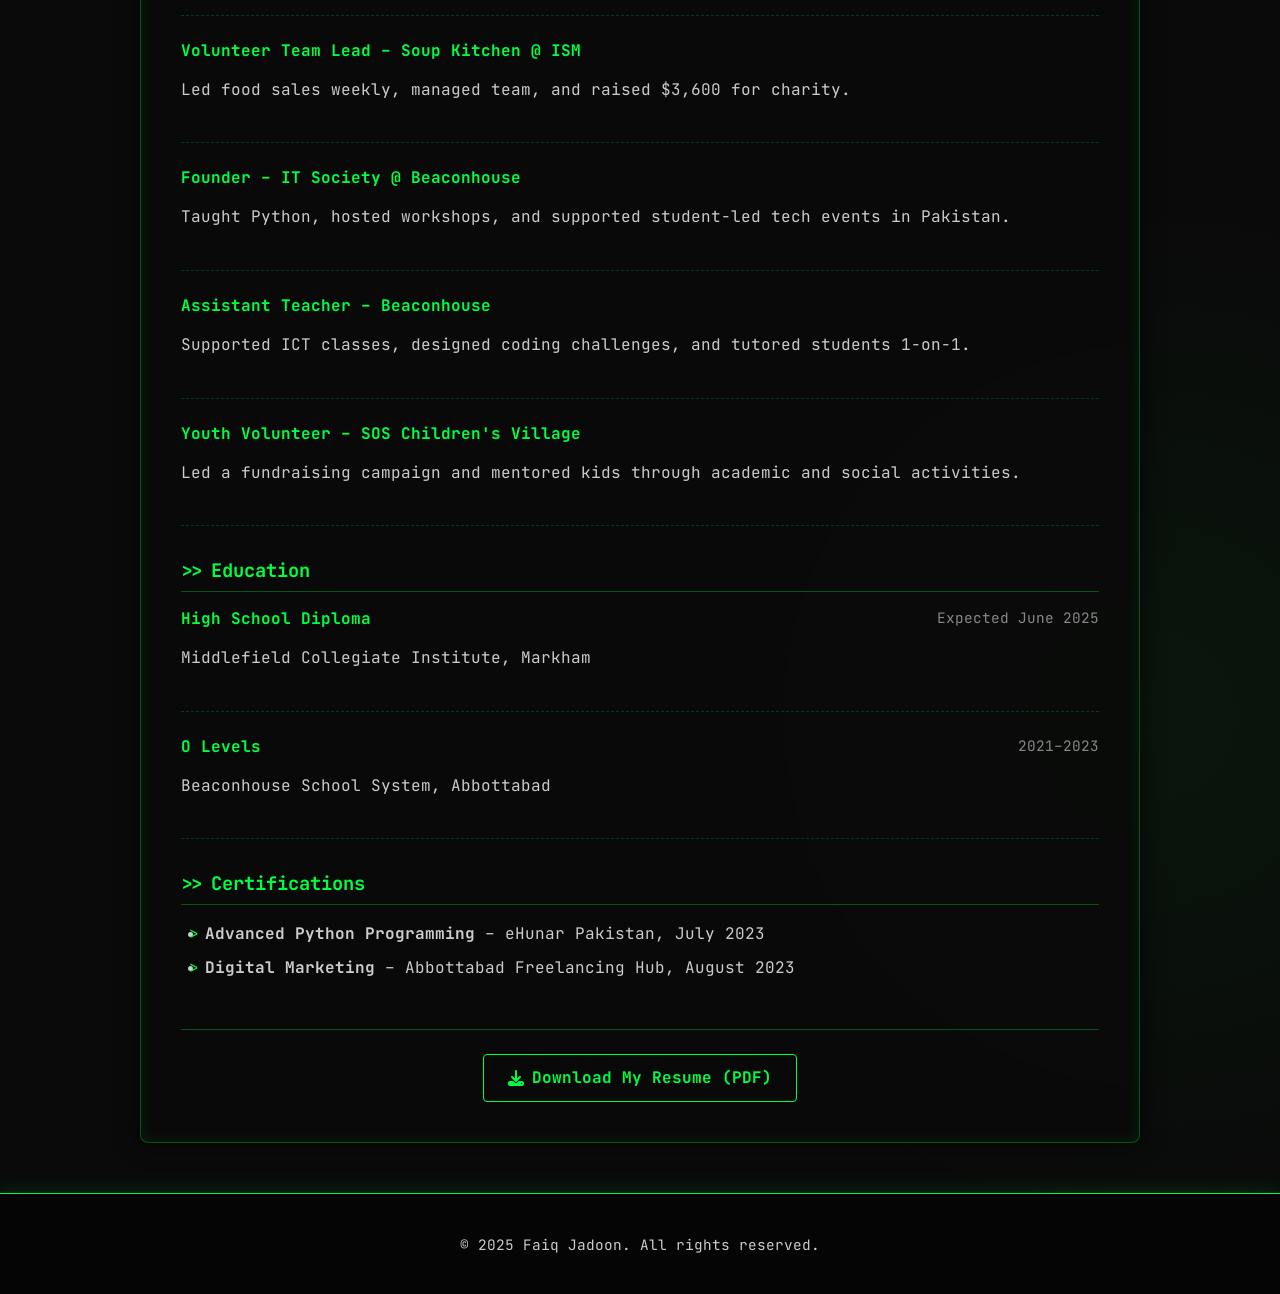
<file: resume.html>
<!DOCTYPE html>
<html lang="en">
<head>
  <meta charset="UTF-8" />
  <meta name="viewport" content="width=device-width, initial-scale=1" />
  <title>Resume | Faiq Jadoon</title>
  <link rel="stylesheet" href="https://cdnjs.cloudflare.com/ajax/libs/font-awesome/6.4.0/css/all.min.css" />
  <link rel="icon" type="image/png" href="logo.png">
  <link href="https://fonts.googleapis.com/css2?family=JetBrains+Mono:wght@400;600&family=Poppins:wght@400;600&display=swap" rel="stylesheet">
  <style>
    :root {
      --hacker-green: #00ff41;
      --hacker-dark: #0a0a0a;
      --hacker-darker: #050505;
      --hacker-gray: #1a1a1a;
      --accent-red: #e63946;
    }
    
    * {
      box-sizing: border-box;
    }
    
    body {
      margin: 0;
      padding: 0;
      font-family: 'JetBrains Mono', monospace;
      color: var(--hacker-green);
      background-color: var(--hacker-dark);
      background-image: 
        radial-gradient(circle at 10% 20%, rgba(0, 255, 65, 0.05) 0%, transparent 20%),
        radial-gradient(circle at 90% 80%, rgba(0, 255, 65, 0.05) 0%, transparent 20%);
      min-height: 100vh;
      position: relative;
      overflow-x: hidden;
    }
    
    body::before {
      content: "";
      position: fixed;
      top: 0;
      left: 0;
      width: 100%;
      height: 100%;
      background: 
        repeating-linear-gradient(
          0deg,
          transparent,
          transparent 2px,
          rgba(0, 255, 65, 0.03) 2px,
          rgba(0, 255, 65, 0.03) 4px
        );
      pointer-events: none;
      z-index: -1;
    }
    
    .scanline {
      position: fixed;
      top: 0;
      left: 0;
      width: 100%;
      height: 5px;
      background: linear-gradient(
        to bottom,
        rgba(0, 255, 65, 0.2),
        rgba(0, 255, 65, 0.05),
        transparent
      );
      animation: scan 8s linear infinite;
      pointer-events: none;
      z-index: 999;
    }
    
    @keyframes scan {
      0% {
        top: 0%;
      }
      100% {
        top: 100%;
      }
    }
    
    header {
      background-color: rgba(10, 10, 10, 0.9);
      padding: 1.2rem 2rem 0.5rem 2rem;
      display: flex;
      justify-content: space-between;
      align-items: center;
      border-bottom: 1px solid var(--hacker-green);
      box-shadow: 0 0 15px rgba(0, 255, 65, 0.2);
      position: sticky;
      top: 0;
      z-index: 100;
    }
    
    .logo-container {
      display: flex;
      align-items: center;
    }
    
    .logo-container img {
      height: 45px;
      margin-right: 12px;
      filter: drop-shadow(0 0 5px var(--hacker-green));
    }
    
    .logo-container h1 {
      margin: 0;
      color: var(--hacker-green);
      font-size: 1.6rem;
      text-shadow: 0 0 10px rgba(0, 255, 65, 0.7);
      letter-spacing: 1px;
    }
    
    nav {
      display: flex;
      gap: 1.5rem;
    }
    
    nav a {
      color: var(--hacker-green);
      text-decoration: none;
      font-weight: 600;
      font-size: 1.1rem;
      padding: 0.5rem 0.8rem;
      border: 1px solid transparent;
      border-radius: 4px;
      transition: all 0.3s ease;
      position: relative;
      overflow: hidden;
    }
    
    nav a::before {
      content: "";
      position: absolute;
      top: 0;
      left: -100%;
      width: 100%;
      height: 100%;
      background: linear-gradient(
        90deg,
        transparent,
        rgba(0, 255, 65, 0.2),
        transparent
      );
      transition: left 0.5s;
    }
    
    nav a:hover::before {
      left: 100%;
    }
    
    nav a:hover {
      color: var(--hacker-dark);
      background-color: var(--hacker-green);
      box-shadow: 0 0 15px var(--hacker-green);
      text-shadow: 0 0 5px rgba(0, 0, 0, 0.8);
    }
    
    .nav-active {
      color: var(--hacker-dark);
      background-color: var(--hacker-green);
      box-shadow: 0 0 10px var(--hacker-green);
    }
    
    .main-content {
      max-width: 1000px;
      margin: 50px auto;
      background-color: rgba(10, 10, 10, 0.85);
      backdrop-filter: blur(5px);
      border-radius: 8px;
      padding: 2.5rem;
      box-shadow: 
        0 0 25px rgba(0, 0, 0, 0.7),
        inset 0 0 15px rgba(0, 255, 65, 0.1);
      border: 1px solid rgba(0, 255, 65, 0.3);
      position: relative;
      overflow: hidden;
    }
    
    .main-content::before {
      content: "";
      position: absolute;
      top: 0;
      left: 0;
      width: 100%;
      height: 3px;
      background: linear-gradient(90deg, transparent, var(--hacker-green), transparent);
      animation: glow 3s infinite;
    }
    
    @keyframes glow {
      0%, 100% {
        opacity: 0.3;
      }
      50% {
        opacity: 1;
      }
    }
    
    h2 {
      color: var(--hacker-green);
      text-align: center;
      font-size: 2.2rem;
      margin-bottom: 1.5rem;
      text-shadow: 0 0 10px rgba(0, 255, 65, 0.7);
      position: relative;
    }
    
    h2::after {
      content: "";
      position: absolute;
      bottom: -10px;
      left: 50%;
      transform: translateX(-50%);
      width: 100px;
      height: 2px;
      background: linear-gradient(90deg, transparent, var(--hacker-green), transparent);
    }
    
    h3 {
      color: var(--hacker-green);
      margin-top: 2rem;
      margin-bottom: 1rem;
      padding-bottom: 0.5rem;
      border-bottom: 1px solid rgba(0, 255, 65, 0.3);
      position: relative;
    }
    
    h3::before {
      content: ">>";
      color: var(--hacker-green);
      margin-right: 0.5rem;
    }
    
    .contact-info {
      display: grid;
      grid-template-columns: repeat(auto-fit, minmax(250px, 1fr));
      gap: 1rem;
      margin-bottom: 2rem;
      padding: 1.5rem;
      background-color: rgba(0, 255, 65, 0.05);
      border-radius: 6px;
      border: 1px solid rgba(0, 255, 65, 0.2);
    }
    
    .contact-item {
      display: flex;
      align-items: center;
      gap: 0.5rem;
    }
    
    .contact-item i {
      color: var(--hacker-green);
      width: 20px;
    }
    
    p, ul {
      line-height: 1.6;
      color: #ccc;
    }
    
    ul {
      padding-left: 1.5rem;
    }
    
    li {
      margin-bottom: 0.5rem;
      position: relative;
    }
    
    li::before {
      content: ">";
      color: var(--hacker-green);
      position: absolute;
      left: -1rem;
    }
    
    .skills-grid {
      display: grid;
      grid-template-columns: repeat(auto-fit, minmax(300px, 1fr));
      gap: 1.5rem;
      margin-top: 1rem;
    }
    
    .skill-category {
      background-color: rgba(0, 255, 65, 0.05);
      padding: 1.2rem;
      border-radius: 6px;
      border: 1px solid rgba(0, 255, 65, 0.2);
    }
    
    .skill-category h4 {
      color: var(--hacker-green);
      margin-top: 0;
      margin-bottom: 0.8rem;
      font-size: 1.1rem;
    }
    
    .skill-category ul {
      padding-left: 1rem;
      margin: 0;
    }
    
    .skill-category li {
      margin-bottom: 0.3rem;
    }
    
    .experience-item, .education-item {
      margin-bottom: 1.5rem;
      padding-bottom: 1.5rem;
      border-bottom: 1px dashed rgba(0, 255, 65, 0.2);
    }
    
    .experience-item:last-child, .education-item:last-child {
      border-bottom: none;
    }
    
    .item-header {
      display: flex;
      justify-content: space-between;
      align-items: flex-start;
      flex-wrap: wrap;
      margin-bottom: 0.5rem;
    }
    
    .item-title {
      font-weight: bold;
      color: var(--hacker-green);
    }
    
    .item-date {
      color: #888;
      font-size: 0.9rem;
    }
    
    .item-description {
      color: #ccc;
    }
    
    .download-container {
      text-align: center;
      margin-top: 3rem;
      padding-top: 1.5rem;
      border-top: 1px solid rgba(0, 255, 65, 0.3);
    }
    
    .download-btn {
      background-color: transparent;
      color: var(--hacker-green);
      padding: 0.8rem 1.5rem;
      border-radius: 4px;
      text-decoration: none;
      font-weight: bold;
      font-size: 1rem;
      display: inline-flex;
      align-items: center;
      gap: 0.5rem;
      border: 1.5px solid var(--hacker-green);
      transition: all 0.3s ease;
      position: relative;
      overflow: hidden;
    }
    
    .download-btn::before {
      content: "";
      position: absolute;
      top: 0;
      left: -100%;
      width: 100%;
      height: 100%;
      background: linear-gradient(
        90deg,
        transparent,
        rgba(0, 255, 65, 0.2),
        transparent
      );
      transition: left 0.5s;
    }
    
    .download-btn:hover::before {
      left: 100%;
    }
    
    .download-btn:hover {
      background-color: var(--hacker-green);
      color: var(--hacker-dark);
      box-shadow: 0 0 20px var(--hacker-green);
    }
    
    footer {
      text-align: center;
      padding: 1.5rem;
      background-color: var(--hacker-darker);
      color: var(--hacker-green);
      font-size: 0.9rem;
      position: relative;
      z-index: 10;
      border-top: 1px solid var(--hacker-green);
      box-shadow: 0 -5px 15px rgba(0, 255, 65, 0.1);
    }
    
    /* Responsive Design */
    @media (max-width: 768px) {
      header {
        padding: 1rem;
        flex-direction: column;
        gap: 1rem;
      }
      
      nav {
        width: 100%;
        justify-content: center;
        flex-wrap: wrap;
      }
      
      .main-content {
        margin: 30px 15px;
        padding: 1.5rem;
      }
      
      h2 {
        font-size: 1.8rem;
      }
      
      .skills-grid {
        grid-template-columns: 1fr;
      }
      
      .item-header {
        flex-direction: column;
        align-items: flex-start;
        gap: 0.3rem;
      }
    }
    
    @media (max-width: 480px) {
      .logo-container h1 {
        font-size: 1.3rem;
      }
      
      nav a {
        font-size: 0.9rem;
        padding: 0.4rem 0.6rem;
      }
      
      .main-content {
        padding: 1rem;
      }
      
      h2 {
        font-size: 1.5rem;
      }
      
      .contact-info {
        grid-template-columns: 1fr;
      }
    }
  </style>
</head>
<body>
  <div class="scanline"></div>
  
  <header>
    <div class="logo-container">
      <img src="logo.png" alt="Logo">
      <h1>Faiq Jadoon</h1>
    </div>
    <nav>
      <a href="index.html">Home</a>
      <a href="about.html">About</a>
      <a href="projects.html">Projects</a>
      <a href="resume.html" class="nav-active">Resume</a>
      <a href="contact.html">Contact</a>
    </nav>
  </header>

  <main class="main-content">
    <h2>Resume</h2>

    <div class="contact-info">
      <div class="contact-item">
        <i class="fas fa-map-marker-alt"></i>
        <span>53 Fonda Road, Markham, ON</span>
      </div>
      <div class="contact-item">
        <i class="fas fa-phone"></i>
        <span>647-807-6454</span>
      </div>
      <div class="contact-item">
        <i class="fas fa-envelope"></i>
        <span>faiqjadoon2007@gmail.com</span>
      </div>
    </div>

    <h3>Objective</h3>
    <p>A dynamic and enthusiastic individual with a passion for digital marketing and Python programming/instruction. Proven ability to lead teams, manage projects, and drive positive impact in both community and technical initiatives. Skilled in online marketing tools, market analysis, budgeting planning, and project management, complemented by a strong foundation in Python programming and instruction. Committed to driving results through creativity, teamwork, and clear communication.</p>

    <h3>Skills</h3>
    <div class="skills-grid">
      <div class="skill-category">
        <h4>Digital Marketing</h4>
        <ul>
          <li>SEO, Social Media Marketing</li>
          <li>Content Creation</li>
          <li>Online Advertising Strategies</li>
          <li>Market Analysis, Tools, Budgeting</li>
          <li>Social Media Management</li>
        </ul>
      </div>
      
      <div class="skill-category">
        <h4>Programming</h4>
        <ul>
          <li>Python, OOP, Data Structures</li>
          <li>Algorithms, Web Scraping</li>
          <li>NumPy, Pandas, Flask, Tkinter</li>
          <li>Pygame, Google Colab</li>
          <li>PyCharm, OS module</li>
        </ul>
      </div>
      
      <div class="skill-category">
        <h4>Project Management</h4>
        <ul>
          <li>Team Leadership</li>
          <li>Coordination, Operations</li>
          <li>Fundraising</li>
        </ul>
      </div>
      
      <div class="skill-category">
        <h4>Other Skills</h4>
        <ul>
          <li>Instruction & Mentoring</li>
          <li>Community Engagement</li>
          <li>Database Development</li>
          <li>Data Scraping</li>
        </ul>
      </div>
    </div>

    <h3>Experience</h3>
    <div class="experience-item">
      <div class="item-header">
        <span class="item-title">Digital Marketer</span>
        <span class="item-date">Abbottabad</span>
      </div>
      <p class="item-description">Managed 4 social media pages, content strategy, scheduling posts, and campaign contributions.</p>
    </div>
    
    <div class="experience-item">
      <div class="item-header">
        <span class="item-title">Hackathon Team Leader – YRHacks 2025</span>
      </div>
      <p class="item-description">Led team designing career decision tool using Python and scraped data from 34 school databases.</p>
    </div>
    
    <div class="experience-item">
      <div class="item-header">
        <span class="item-title">President – Programming Club @ MCI</span>
      </div>
      <p class="item-description">Founded club, taught Python to 45+ students, led projects, and mentored students.</p>
    </div>
    
    <div class="experience-item">
      <div class="item-header">
        <span class="item-title">Volunteer Team Lead – Soup Kitchen @ ISM</span>
      </div>
      <p class="item-description">Led food sales weekly, managed team, and raised $3,600 for charity.</p>
    </div>
    
    <div class="experience-item">
      <div class="item-header">
        <span class="item-title">Founder – IT Society @ Beaconhouse</span>
      </div>
      <p class="item-description">Taught Python, hosted workshops, and supported student-led tech events in Pakistan.</p>
    </div>
    
    <div class="experience-item">
      <div class="item-header">
        <span class="item-title">Assistant Teacher – Beaconhouse</span>
      </div>
      <p class="item-description">Supported ICT classes, designed coding challenges, and tutored students 1-on-1.</p>
    </div>
    
    <div class="experience-item">
      <div class="item-header">
        <span class="item-title">Youth Volunteer – SOS Children's Village</span>
      </div>
      <p class="item-description">Led a fundraising campaign and mentored kids through academic and social activities.</p>
    </div>

    <h3>Education</h3>
    <div class="education-item">
      <div class="item-header">
        <span class="item-title">High School Diploma</span>
        <span class="item-date">Expected June 2025</span>
      </div>
      <p class="item-description">Middlefield Collegiate Institute, Markham</p>
    </div>
    
    <div class="education-item">
      <div class="item-header">
        <span class="item-title">O Levels</span>
        <span class="item-date">2021–2023</span>
      </div>
      <p class="item-description">Beaconhouse School System, Abbottabad</p>
    </div>

    <h3>Certifications</h3>
    <ul>
      <li><strong>Advanced Python Programming</strong> – eHunar Pakistan, July 2023</li>
      <li><strong>Digital Marketing</strong> – Abbottabad Freelancing Hub, August 2023</li>
    </ul>

    <div class="download-container">
      <a href="Faiq Jadoon cv.pdf" download class="download-btn">
        <i class="fas fa-download"></i> Download My Resume (PDF)
      </a>
    </div>
  </main>

  <footer>
    <p>© 2025 Faiq Jadoon. All rights reserved.</p>
  </footer>
</body>
</html>
</file>
